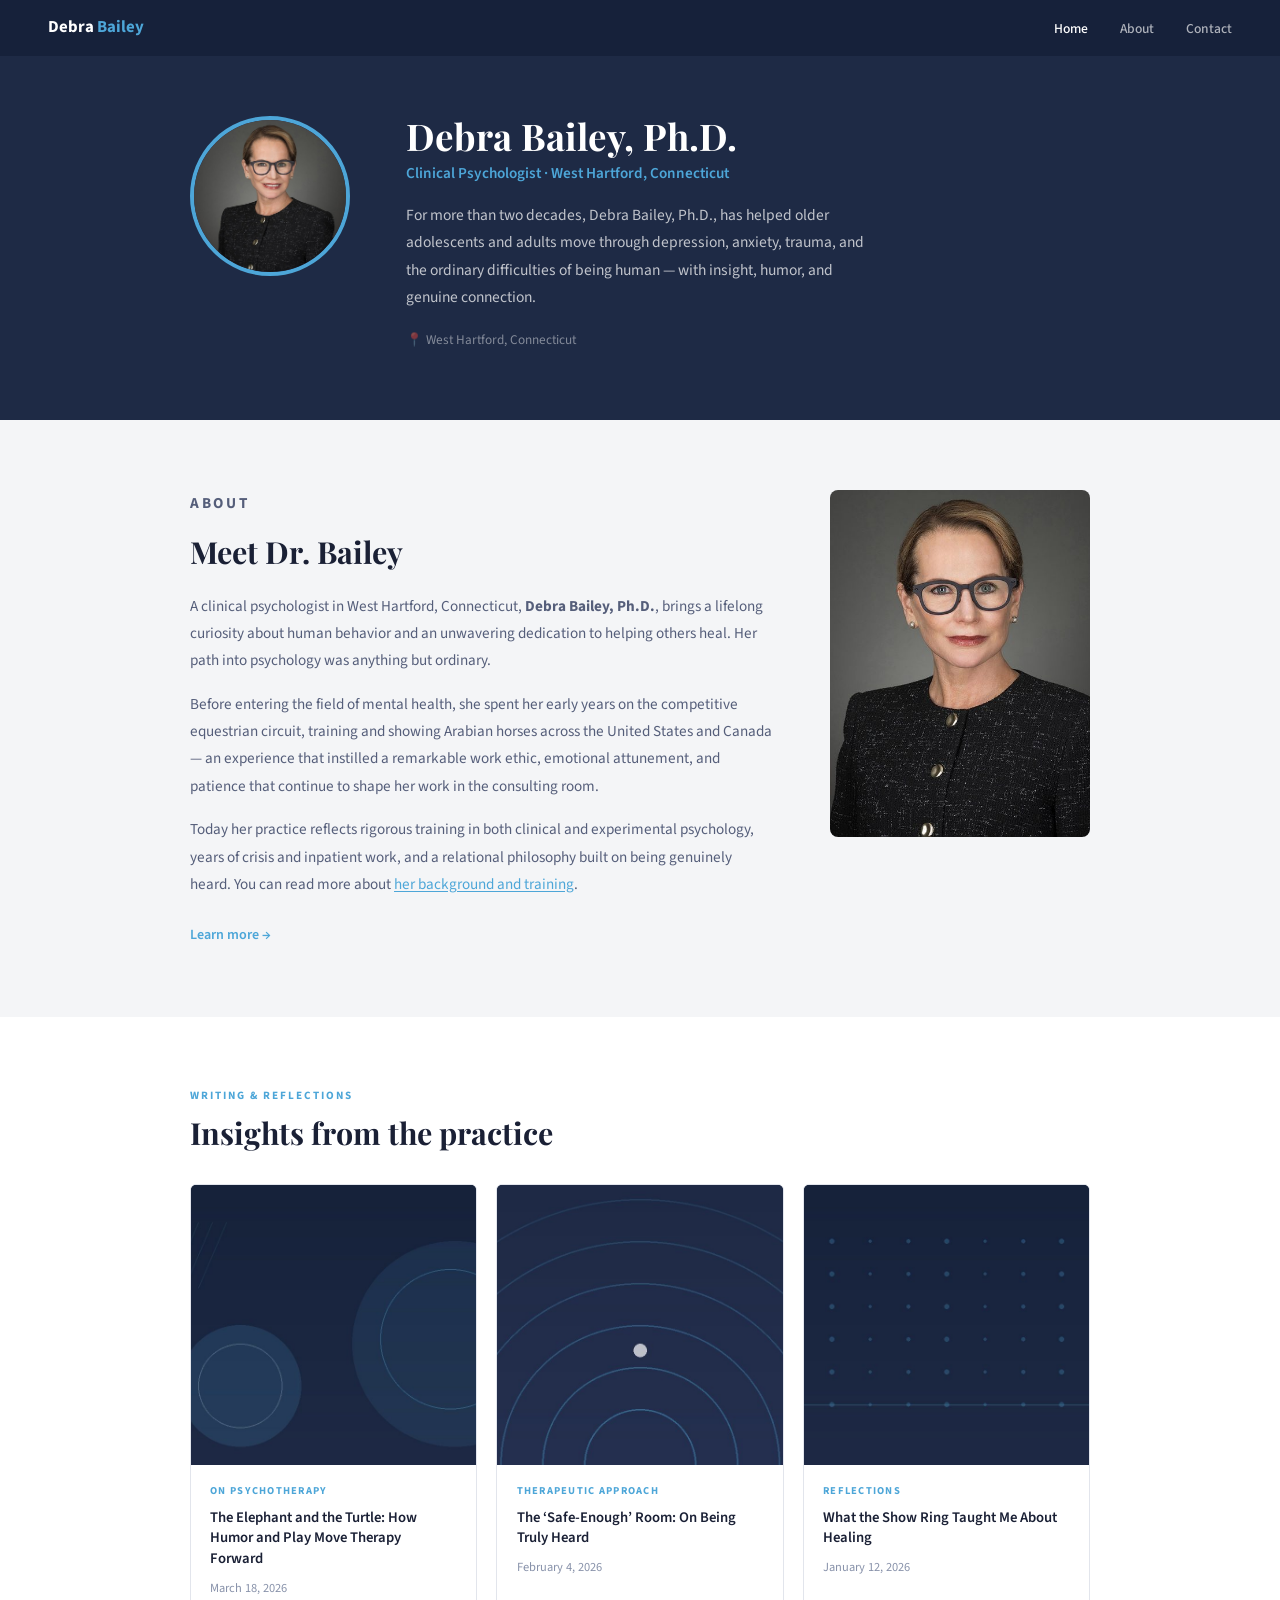
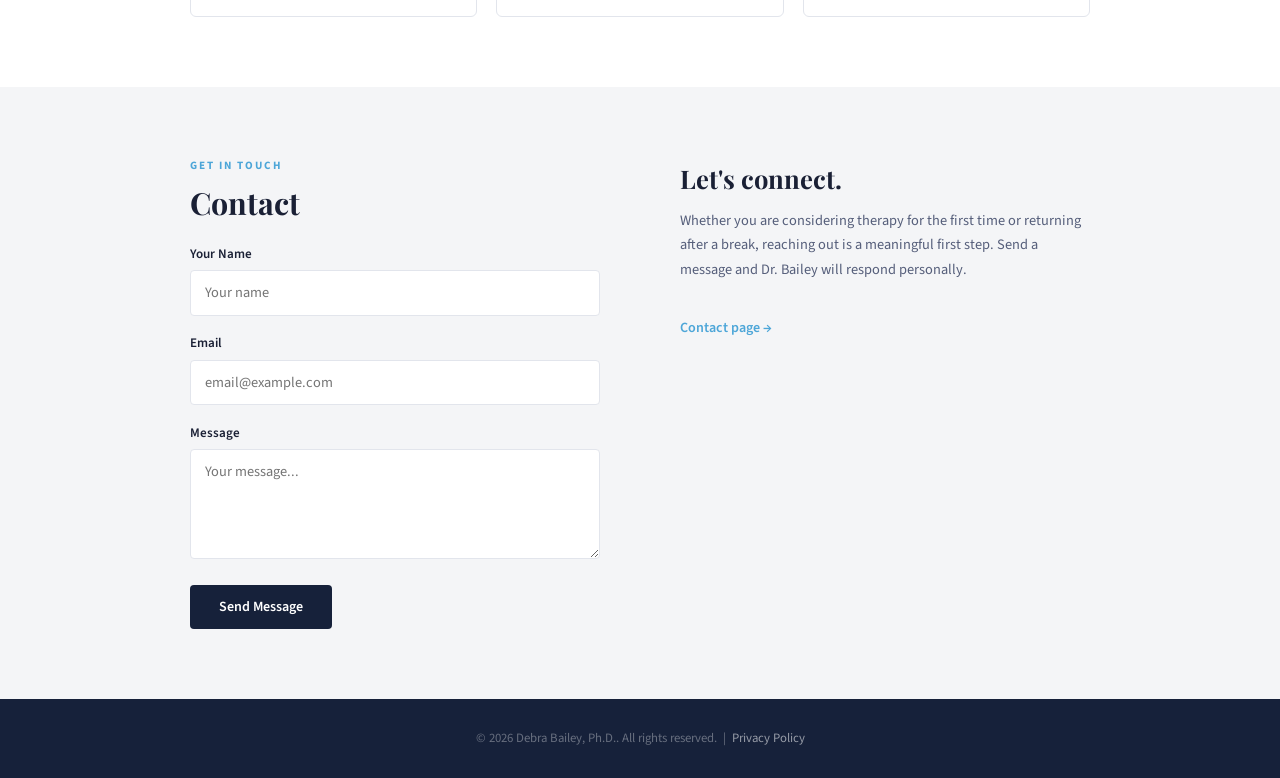
<file: index.html>
<!DOCTYPE html>
<html lang="en">
<head>
<meta charset="UTF-8"/>
<meta name="viewport" content="width=device-width,initial-scale=1.0"/>
<title>Debra Bailey, Ph.D. | Clinical Psychologist | West Hartford</title>
<meta name="description" content="Debra Bailey, Ph.D., is a clinical psychologist in West Hartford, Connecticut providing psychotherapy for older adolescents and adults facing depression, anxiety, trauma, and life transitions."/>
<link rel="canonical" href="https://debrabailey.netlify.app/"/>
<meta property="og:type" content="website"/><meta property="og:title" content="Debra Bailey, Ph.D. | Clinical Psychologist | West Hartford"/><meta property="og:description" content="Debra Bailey, Ph.D., is a clinical psychologist in West Hartford, Connecticut providing psychotherapy for older adolescents and adults facing depression, anxiety, trauma, and life transitions."/><meta property="og:image" content="https://debrabailey.netlify.app/images/hero.jpg"/><meta property="og:url" content="https://debrabailey.netlify.app/"/>
<link href="https://fonts.googleapis.com/css2?family=Playfair+Display:wght@700&family=Source+Sans+3:wght@300;400;500;600&display=swap" rel="stylesheet"/>
<link rel="stylesheet" href="assets/style.css"/>
<script type="application/ld+json">
{
  "@context": "https://schema.org",
  "@graph": [
    {
      "@type": "Person",
      "name": "Debra Bailey",
      "honorificSuffix": "Ph.D.",
      "jobTitle": "Clinical Psychologist",
      "url": "https://debrabailey.netlify.app/",
      "image": "https://debrabailey.netlify.app/images/hero.jpg",
      "address": {
        "@type": "PostalAddress",
        "addressLocality": "West Hartford",
        "addressRegion": "CT",
        "addressCountry": "US"
      },
      "description": "Clinical psychologist in West Hartford, Connecticut with more than two decades of experience providing psychotherapy for older adolescents and adults."
    },
    {
      "@type": "WebSite",
      "name": "Debra Bailey, Ph.D.",
      "url": "https://debrabailey.netlify.app/"
    }
  ]
}
</script>
</head>
<body>
<nav id="main-nav">
  <a class="nav-logo" href="/">Debra<span> Bailey</span></a>
  <ul class="nav-links">
    <li><a class="active" href="/">Home</a></li>
    <li><a href="about.html">About</a></li>
    <li><a href="contact.html">Contact</a></li>
  </ul>
</nav>
<div class="h-hero">
  <div class="h-inner">
    <div class="h-photo"><img src="images/hero.jpg" alt="Debra Bailey, Ph.D."/></div>
    <div>
      <h1 class="h-name">Debra Bailey, Ph.D.</h1>
      <p class="h-role">Clinical Psychologist &middot; West Hartford, Connecticut</p>
      <p class="h-desc">For more than two decades, Debra Bailey, Ph.D., has helped older adolescents and adults move through depression, anxiety, trauma, and the ordinary difficulties of being human — with insight, humor, and genuine connection.</p>
      <div class="h-loc">&#128205; West Hartford, Connecticut</div>
    </div>
  </div>
</div>

<div class="h-about">
  <div class="ha-inner">
    <div class="ha-text">
      <p class="eyebrow">About</p>
      <h2 class="sec-title">Meet Dr. Bailey</h2>
      <p>A clinical psychologist in West Hartford, Connecticut, <strong>Debra Bailey, Ph.D.</strong>, brings a lifelong curiosity about human behavior and an unwavering dedication to helping others heal. Her path into psychology was anything but ordinary.</p>
      <p>Before entering the field of mental health, she spent her early years on the competitive equestrian circuit, training and showing Arabian horses across the United States and Canada — an experience that instilled a remarkable work ethic, emotional attunement, and patience that continue to shape her work in the consulting room.</p>
      <p>Today her practice reflects rigorous training in both clinical and experimental psychology, years of crisis and inpatient work, and a relational philosophy built on being genuinely heard. You can read more about <a href="about.html">her background and training</a>.</p>
      <a class="ha-link" href="about.html">Learn more &rarr;</a>
    </div>
    <div><img class="ha-photo" src="images/hero-secondary.jpg" alt="Debra Bailey, Ph.D."/></div>
  </div>
</div>

<div class="h-press">
  <div class="pi">
    <p class="eyebrow">Writing &amp; Reflections</p>
    <h2 class="sec-title">Insights from the practice</h2>
    <div class="cards">
      <a class="card card-article" href="elephant-and-turtle.html">
        <div class="ct-img"><img src="images/article-1.jpg" alt="Abstract illustration of two overlapping forms, one large and one small"/></div>
        <div class="cb">
          <div class="cb-pub">On Psychotherapy</div>
          <div class="cb-hl">The Elephant and the Turtle: How Humor and Play Move Therapy Forward</div>
          <div class="cb-yr">March 18, 2026</div>
        </div>
      </a>
      <a class="card card-article" href="the-safe-enough-room.html">
        <div class="ct-img"><img src="images/article-2.jpg" alt="Abstract illustration of concentric arcs holding a single point of light"/></div>
        <div class="cb">
          <div class="cb-pub">Therapeutic Approach</div>
          <div class="cb-hl">The &lsquo;Safe-Enough&rsquo; Room: On Being Truly Heard</div>
          <div class="cb-yr">February 4, 2026</div>
        </div>
      </a>
      <a class="card card-article" href="from-show-ring-to-consulting-room.html">
        <div class="ct-img"><img src="images/article-3.jpg" alt="Abstract illustration of a quiet dot grid above a horizon line"/></div>
        <div class="cb">
          <div class="cb-pub">Reflections</div>
          <div class="cb-hl">What the Show Ring Taught Me About Healing</div>
          <div class="cb-yr">January 12, 2026</div>
        </div>
      </a>
    </div>
  </div>
</div>

<div class="h-contact">
  <div class="hc-inner">
    <div>
      <p class="eyebrow">Get in Touch</p>
      <h2 class="sec-title">Contact</h2>
      <form class="cf" onsubmit="return false">
        <div><label>Your Name</label><input type="text" placeholder="Your name"/></div>
        <div><label>Email</label><input type="email" placeholder="email@example.com"/></div>
        <div><label>Message</label><textarea placeholder="Your message..."></textarea></div>
        <button class="btn-sm" type="submit">Send Message</button>
      </form>
    </div>
    <div class="hcp">
      <h3 class="hc-title">Let's connect.</h3>
      <p>Whether you are considering therapy for the first time or returning after a break, reaching out is a meaningful first step. Send a message and Dr. Bailey will respond personally.</p>
      <a class="ha-link" href="contact.html">Contact page &rarr;</a>
    </div>
  </div>
</div>
<footer>
  <p>&copy; 2026 Debra Bailey, Ph.D.. All rights reserved. &nbsp;|&nbsp; <a href="privacy.html">Privacy Policy</a></p>
</footer>
</body>
</html>
</file>
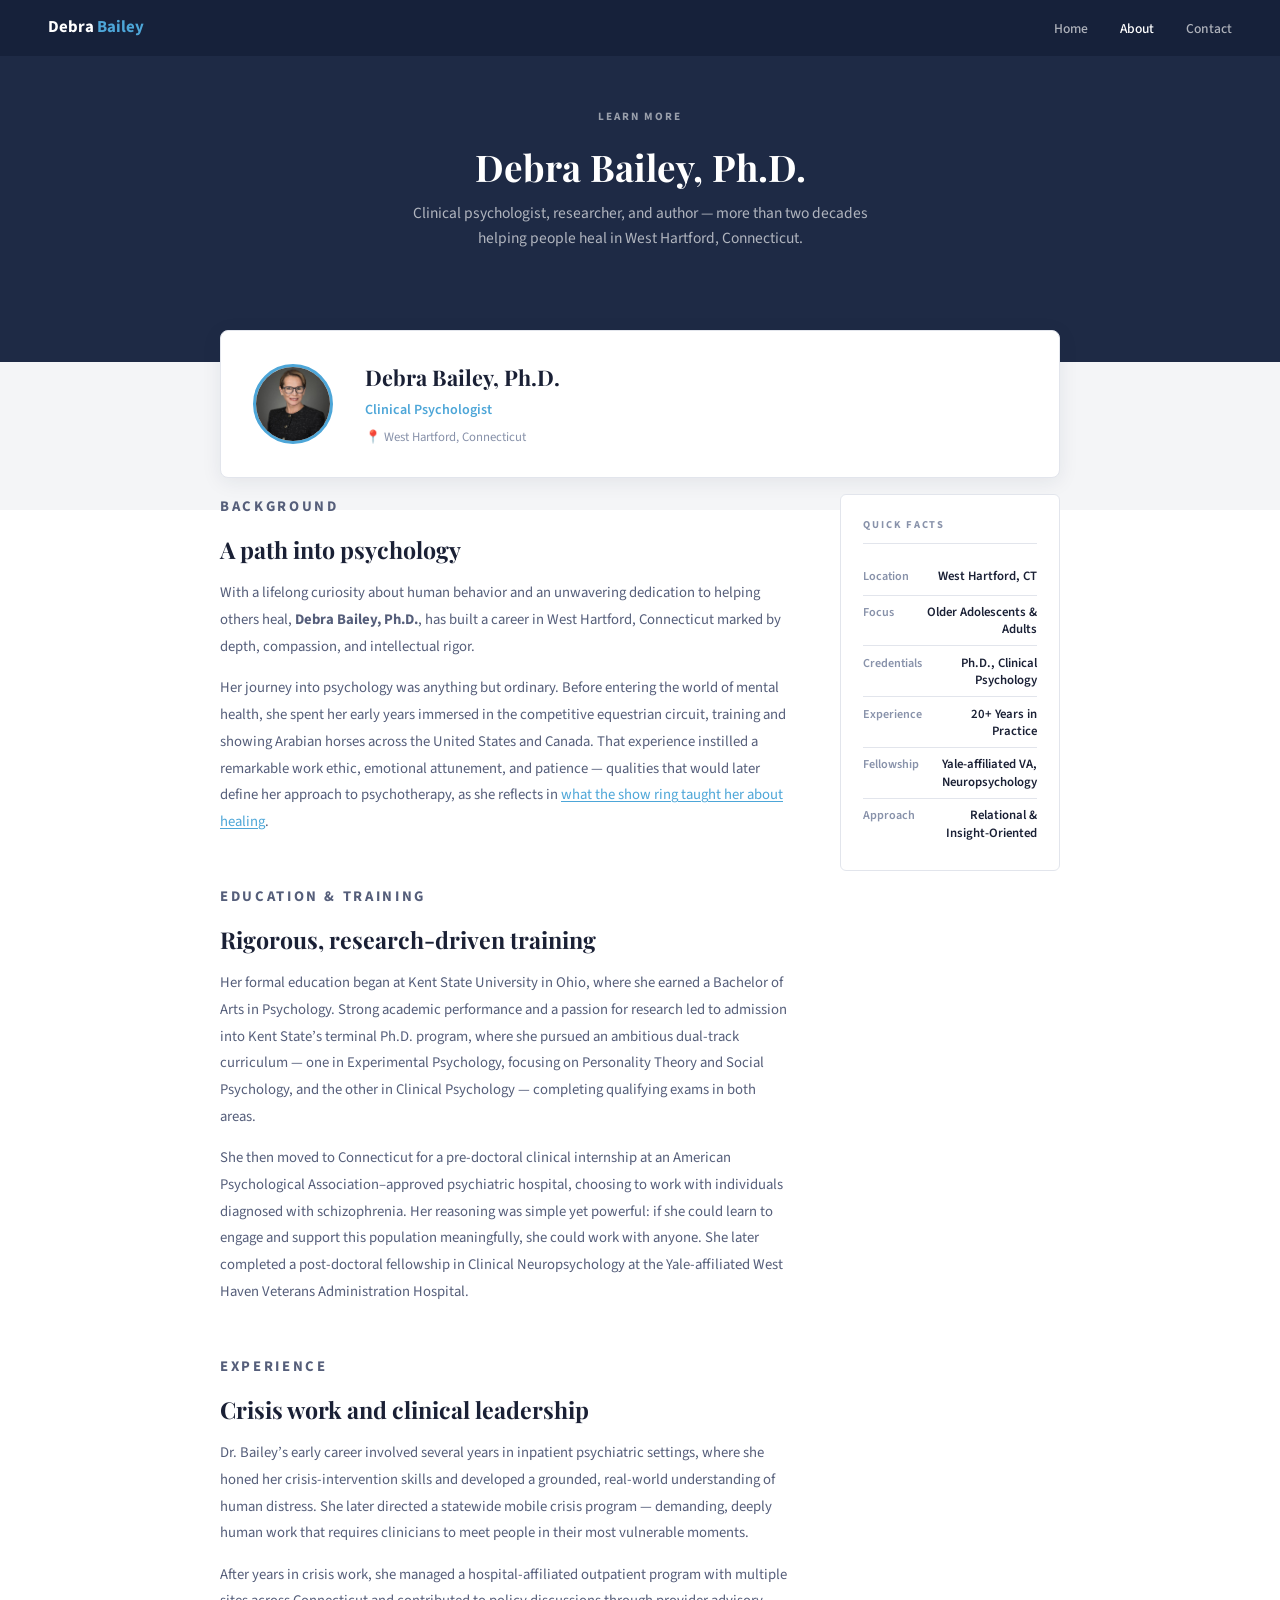
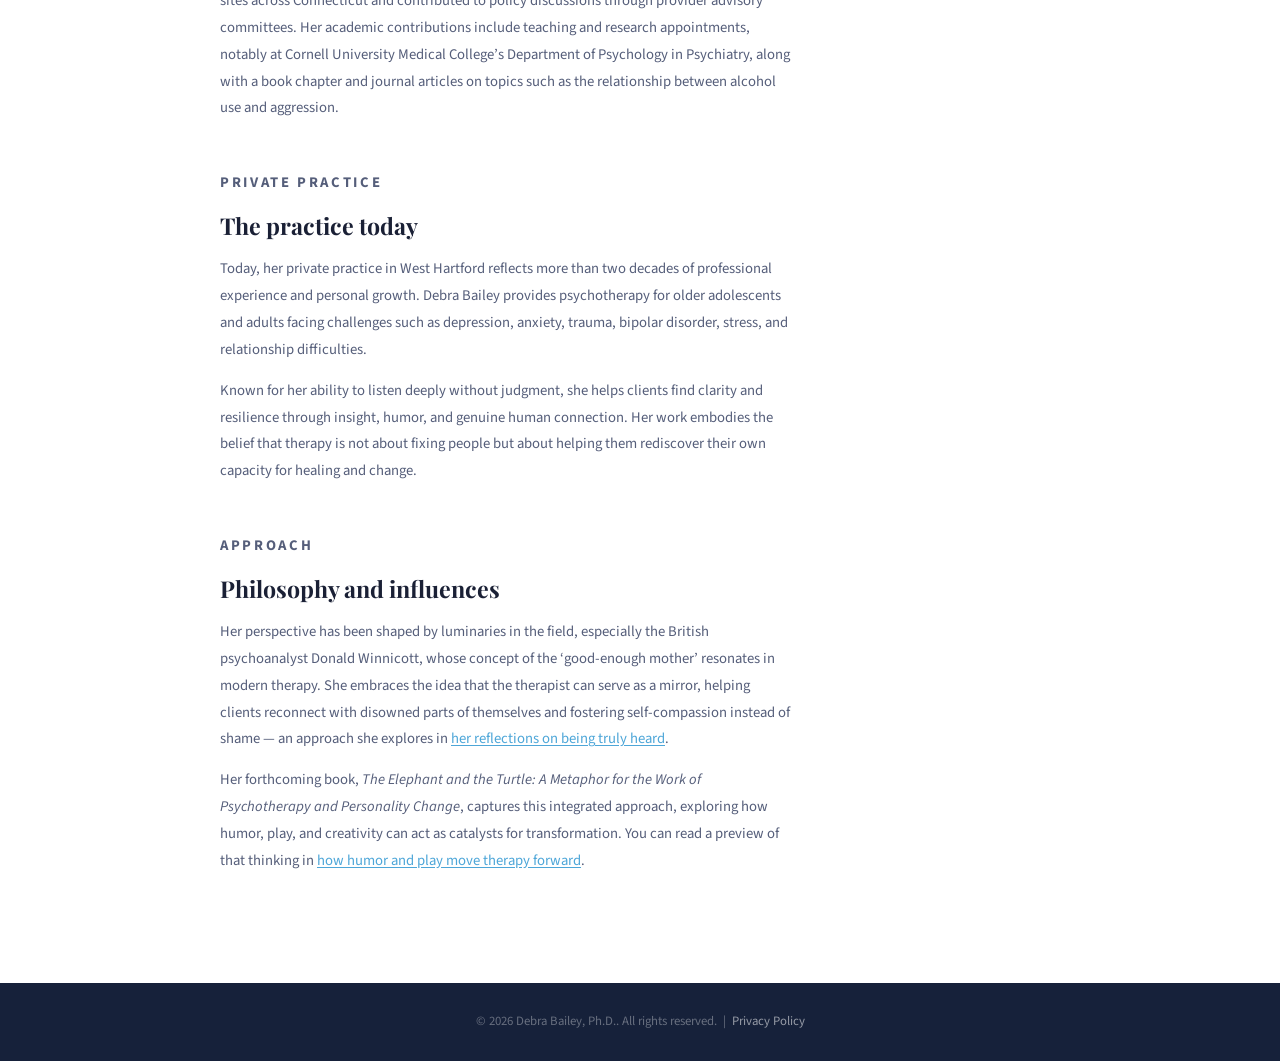
<file: about.html>
<!DOCTYPE html>
<html lang="en">
<head>
<meta charset="UTF-8"/>
<meta name="viewport" content="width=device-width,initial-scale=1.0"/>
<title>About Debra Bailey, Ph.D. | Clinical Psychologist | West Hartford</title>
<meta name="description" content="About Debra Bailey, Ph.D. &amp;mdash; a clinical psychologist in West Hartford, Connecticut with training in clinical and experimental psychology and more than two decades of practice."/>
<link rel="canonical" href="https://debrabailey.netlify.app/about.html"/>
<link href="https://fonts.googleapis.com/css2?family=Playfair+Display:wght@700&family=Source+Sans+3:wght@300;400;500;600&display=swap" rel="stylesheet"/>
<link rel="stylesheet" href="assets/style.css"/>
<script type="application/ld+json">
{
  "@context": "https://schema.org",
  "@graph": [
    {
      "@type": "AboutPage",
      "url": "https://debrabailey.netlify.app/about.html",
      "mainEntity": {
        "@type": "Person",
        "name": "Debra Bailey",
        "honorificSuffix": "Ph.D.",
        "jobTitle": "Clinical Psychologist",
        "url": "https://debrabailey.netlify.app/",
        "image": "https://debrabailey.netlify.app/images/hero.jpg",
        "address": {
          "@type": "PostalAddress",
          "addressLocality": "West Hartford",
          "addressRegion": "CT",
          "addressCountry": "US"
        },
        "description": "Clinical psychologist in West Hartford, Connecticut with more than two decades of experience providing psychotherapy for older adolescents and adults."
      }
    },
    {
      "@type": "WebSite",
      "name": "Debra Bailey, Ph.D.",
      "url": "https://debrabailey.netlify.app/"
    }
  ]
}
</script>
</head>
<body>
<nav id="main-nav">
  <a class="nav-logo" href="/">Debra<span> Bailey</span></a>
  <ul class="nav-links">
    <li><a href="/">Home</a></li>
    <li><a class="active" href="about.html">About</a></li>
    <li><a href="contact.html">Contact</a></li>
  </ul>
</nav>
<div class="pg-hero">
  <p class="eyebrow" style="color:rgba(255,255,255,.55)">Learn More</p>
  <h1>Debra Bailey, Ph.D.</h1>
  <p class="pg-sub">Clinical psychologist, researcher, and author &mdash; more than two decades helping people heal in West Hartford, Connecticut.</p>
</div>

<div class="pc-wrap">
  <div class="pc">
    <div class="pc-ph"><img src="images/hero.jpg" alt="Debra Bailey, Ph.D."/></div>
    <div>
      <div class="pc-nm">Debra Bailey, Ph.D.</div>
      <div class="pc-rl">Clinical Psychologist</div>
      <div class="pc-lc">&#128205; West Hartford, Connecticut</div>
    </div>
  </div>
</div>

<div class="am-wrap">
  <div class="am-inner">
    <div>

      <div class="csec">
        <p class="cey">Background</p>
        <h2>A path into psychology</h2>
        <p>With a lifelong curiosity about human behavior and an unwavering dedication to helping others heal, <strong>Debra Bailey, Ph.D.</strong>, has built a career in West Hartford, Connecticut marked by depth, compassion, and intellectual rigor.</p>
        <p>Her journey into psychology was anything but ordinary. Before entering the world of mental health, she spent her early years immersed in the competitive equestrian circuit, training and showing Arabian horses across the United States and Canada. That experience instilled a remarkable work ethic, emotional attunement, and patience &mdash; qualities that would later define her approach to psychotherapy, as she reflects in <a href="from-show-ring-to-consulting-room.html">what the show ring taught her about healing</a>.</p>
      </div>

      <div class="csec">
        <p class="cey">Education &amp; Training</p>
        <h2>Rigorous, research-driven training</h2>
        <p>Her formal education began at Kent State University in Ohio, where she earned a Bachelor of Arts in Psychology. Strong academic performance and a passion for research led to admission into Kent State&rsquo;s terminal Ph.D. program, where she pursued an ambitious dual-track curriculum &mdash; one in Experimental Psychology, focusing on Personality Theory and Social Psychology, and the other in Clinical Psychology &mdash; completing qualifying exams in both areas.</p>
        <p>She then moved to Connecticut for a pre-doctoral clinical internship at an American Psychological Association&ndash;approved psychiatric hospital, choosing to work with individuals diagnosed with schizophrenia. Her reasoning was simple yet powerful: if she could learn to engage and support this population meaningfully, she could work with anyone. She later completed a post-doctoral fellowship in Clinical Neuropsychology at the Yale-affiliated West Haven Veterans Administration Hospital.</p>
      </div>

      <div class="csec">
        <p class="cey">Experience</p>
        <h2>Crisis work and clinical leadership</h2>
        <p>Dr. Bailey&rsquo;s early career involved several years in inpatient psychiatric settings, where she honed her crisis-intervention skills and developed a grounded, real-world understanding of human distress. She later directed a statewide mobile crisis program &mdash; demanding, deeply human work that requires clinicians to meet people in their most vulnerable moments.</p>
        <p>After years in crisis work, she managed a hospital-affiliated outpatient program with multiple sites across Connecticut and contributed to policy discussions through provider advisory committees. Her academic contributions include teaching and research appointments, notably at Cornell University Medical College&rsquo;s Department of Psychology in Psychiatry, along with a book chapter and journal articles on topics such as the relationship between alcohol use and aggression.</p>
      </div>

      <div class="csec">
        <p class="cey">Private Practice</p>
        <h2>The practice today</h2>
        <p>Today, her private practice in West Hartford reflects more than two decades of professional experience and personal growth. Debra Bailey provides psychotherapy for older adolescents and adults facing challenges such as depression, anxiety, trauma, bipolar disorder, stress, and relationship difficulties.</p>
        <p>Known for her ability to listen deeply without judgment, she helps clients find clarity and resilience through insight, humor, and genuine human connection. Her work embodies the belief that therapy is not about fixing people but about helping them rediscover their own capacity for healing and change.</p>
      </div>

      <div class="csec">
        <p class="cey">Approach</p>
        <h2>Philosophy and influences</h2>
        <p>Her perspective has been shaped by luminaries in the field, especially the British psychoanalyst Donald Winnicott, whose concept of the &lsquo;good-enough mother&rsquo; resonates in modern therapy. She embraces the idea that the therapist can serve as a mirror, helping clients reconnect with disowned parts of themselves and fostering self-compassion instead of shame &mdash; an approach she explores in <a href="the-safe-enough-room.html">her reflections on being truly heard</a>.</p>
        <p>Her forthcoming book, <em>The Elephant and the Turtle: A Metaphor for the Work of Psychotherapy and Personality Change</em>, captures this integrated approach, exploring how humor, play, and creativity can act as catalysts for transformation. You can read a preview of that thinking in <a href="elephant-and-turtle.html">how humor and play move therapy forward</a>.</p>
      </div>
    </div>
    <aside class="sidebar-facts">
      <div class="sb-box">
        <div class="sb-title">Quick Facts</div>
        <div class="fr"><span class="fl">Location</span><span class="fv">West Hartford, CT</span></div>
        <div class="fr"><span class="fl">Focus</span><span class="fv">Older Adolescents &amp; Adults</span></div>
        <div class="fr"><span class="fl">Credentials</span><span class="fv">Ph.D., Clinical Psychology</span></div>
        <div class="fr"><span class="fl">Experience</span><span class="fv">20+ Years in Practice</span></div>
        <div class="fr"><span class="fl">Fellowship</span><span class="fv">Yale-affiliated VA, Neuropsychology</span></div>
        <div class="fr"><span class="fl">Approach</span><span class="fv">Relational &amp; Insight-Oriented</span></div>
      </div>
    </aside>
  </div>
</div>
<footer>
  <p>&copy; 2026 Debra Bailey, Ph.D.. All rights reserved. &nbsp;|&nbsp; <a href="privacy.html">Privacy Policy</a></p>
</footer>
</body>
</html>
</file>
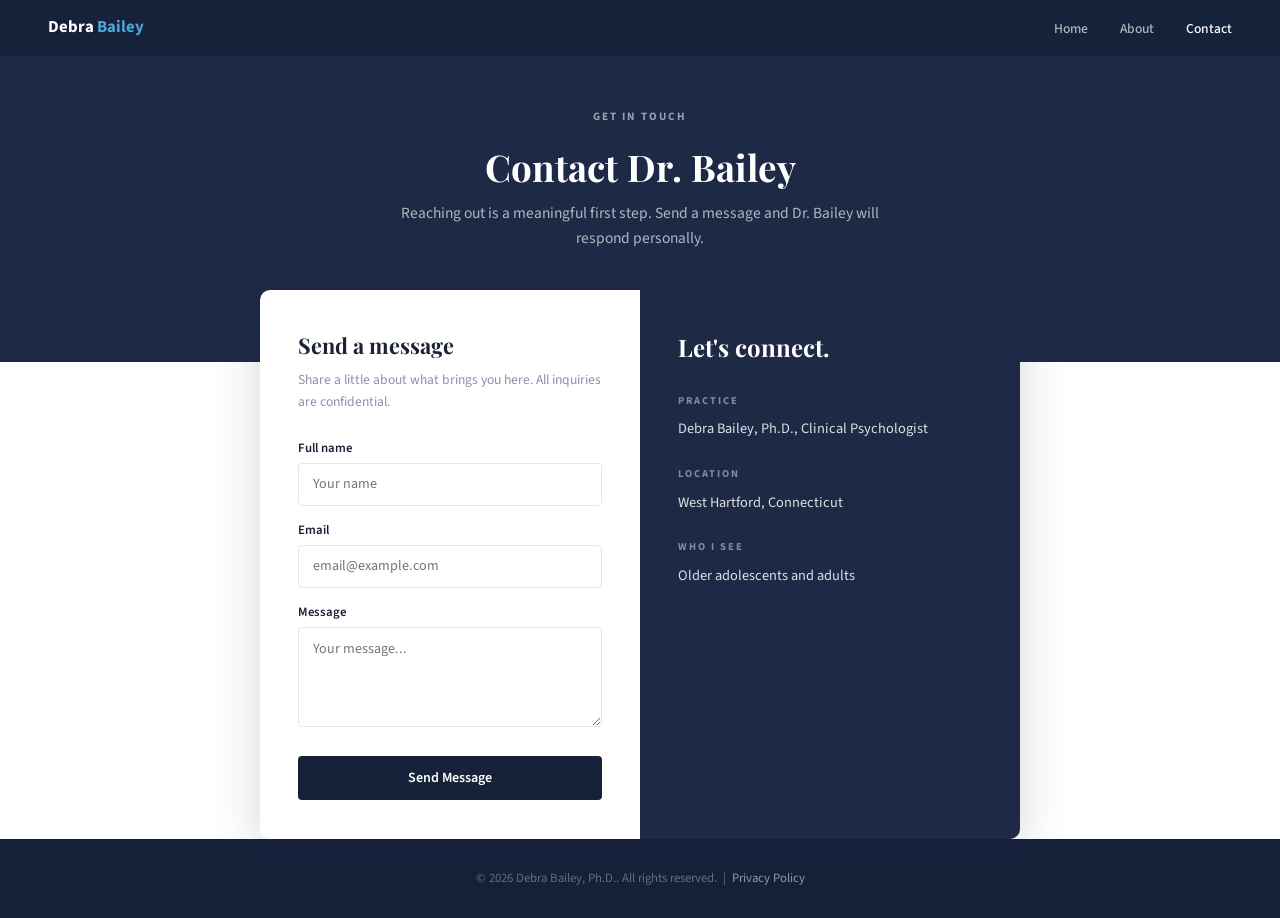
<file: contact.html>
<!DOCTYPE html>
<html lang="en">
<head>
<meta charset="UTF-8"/>
<meta name="viewport" content="width=device-width,initial-scale=1.0"/>
<title>Contact Debra Bailey, Ph.D. | West Hartford</title>
<meta name="description" content="Contact Debra Bailey, Ph.D., a clinical psychologist in West Hartford, Connecticut. Send a confidential message to inquire about psychotherapy."/>
<link rel="canonical" href="https://debrabailey.netlify.app/contact.html"/>
<link href="https://fonts.googleapis.com/css2?family=Playfair+Display:wght@700&family=Source+Sans+3:wght@300;400;500;600&display=swap" rel="stylesheet"/>
<link rel="stylesheet" href="assets/style.css"/>
<script type="application/ld+json">
{
  "@context": "https://schema.org",
  "@graph": [
    {
      "@type": "ContactPage",
      "url": "https://debrabailey.netlify.app/contact.html",
      "mainEntity": {
        "@type": "Person",
        "name": "Debra Bailey",
        "honorificSuffix": "Ph.D.",
        "jobTitle": "Clinical Psychologist",
        "url": "https://debrabailey.netlify.app/",
        "image": "https://debrabailey.netlify.app/images/hero.jpg",
        "address": {
          "@type": "PostalAddress",
          "addressLocality": "West Hartford",
          "addressRegion": "CT",
          "addressCountry": "US"
        },
        "description": "Clinical psychologist in West Hartford, Connecticut with more than two decades of experience providing psychotherapy for older adolescents and adults."
      }
    },
    {
      "@type": "WebSite",
      "name": "Debra Bailey, Ph.D.",
      "url": "https://debrabailey.netlify.app/"
    }
  ]
}
</script>
</head>
<body>
<nav id="main-nav">
  <a class="nav-logo" href="/">Debra<span> Bailey</span></a>
  <ul class="nav-links">
    <li><a href="/">Home</a></li>
    <li><a href="about.html">About</a></li>
    <li><a class="active" href="contact.html">Contact</a></li>
  </ul>
</nav>
<div class="cp-hero pg-hero">
  <p class="eyebrow" style="color:rgba(255,255,255,.55)">Get in Touch</p>
  <h1>Contact Dr. Bailey</h1>
  <p class="pg-sub">Reaching out is a meaningful first step. Send a message and Dr. Bailey will respond personally.</p>
</div>

<div class="cc-wrap">
  <div class="cc">
    <div class="fp">
      <h2>Send a message</h2>
      <p class="fp-sub">Share a little about what brings you here. All inquiries are confidential.</p>
      <form class="cf2" onsubmit="return false">
        <div><label>Full name</label><input type="text" placeholder="Your name"/></div>
        <div><label>Email</label><input type="email" placeholder="email@example.com"/></div>
        <div><label>Message</label><textarea placeholder="Your message..."></textarea></div>
        <button class="btn-cf2" type="submit">Send Message</button>
      </form>
    </div>
    <div class="ci">
      <div class="ci-title">Let's connect.</div>
      <div>
        <div class="ci-lbl">Practice</div>
        <div class="ci-val">Debra Bailey, Ph.D., Clinical Psychologist</div>
      </div>
      <div>
        <div class="ci-lbl">Location</div>
        <div class="ci-val">West Hartford, Connecticut</div>
      </div>
      <div>
        <div class="ci-lbl">Who I see</div>
        <div class="ci-val">Older adolescents and adults</div>
      </div>
    </div>
  </div>
</div>
<footer>
  <p>&copy; 2026 Debra Bailey, Ph.D.. All rights reserved. &nbsp;|&nbsp; <a href="privacy.html">Privacy Policy</a></p>
</footer>
</body>
</html>
</file>
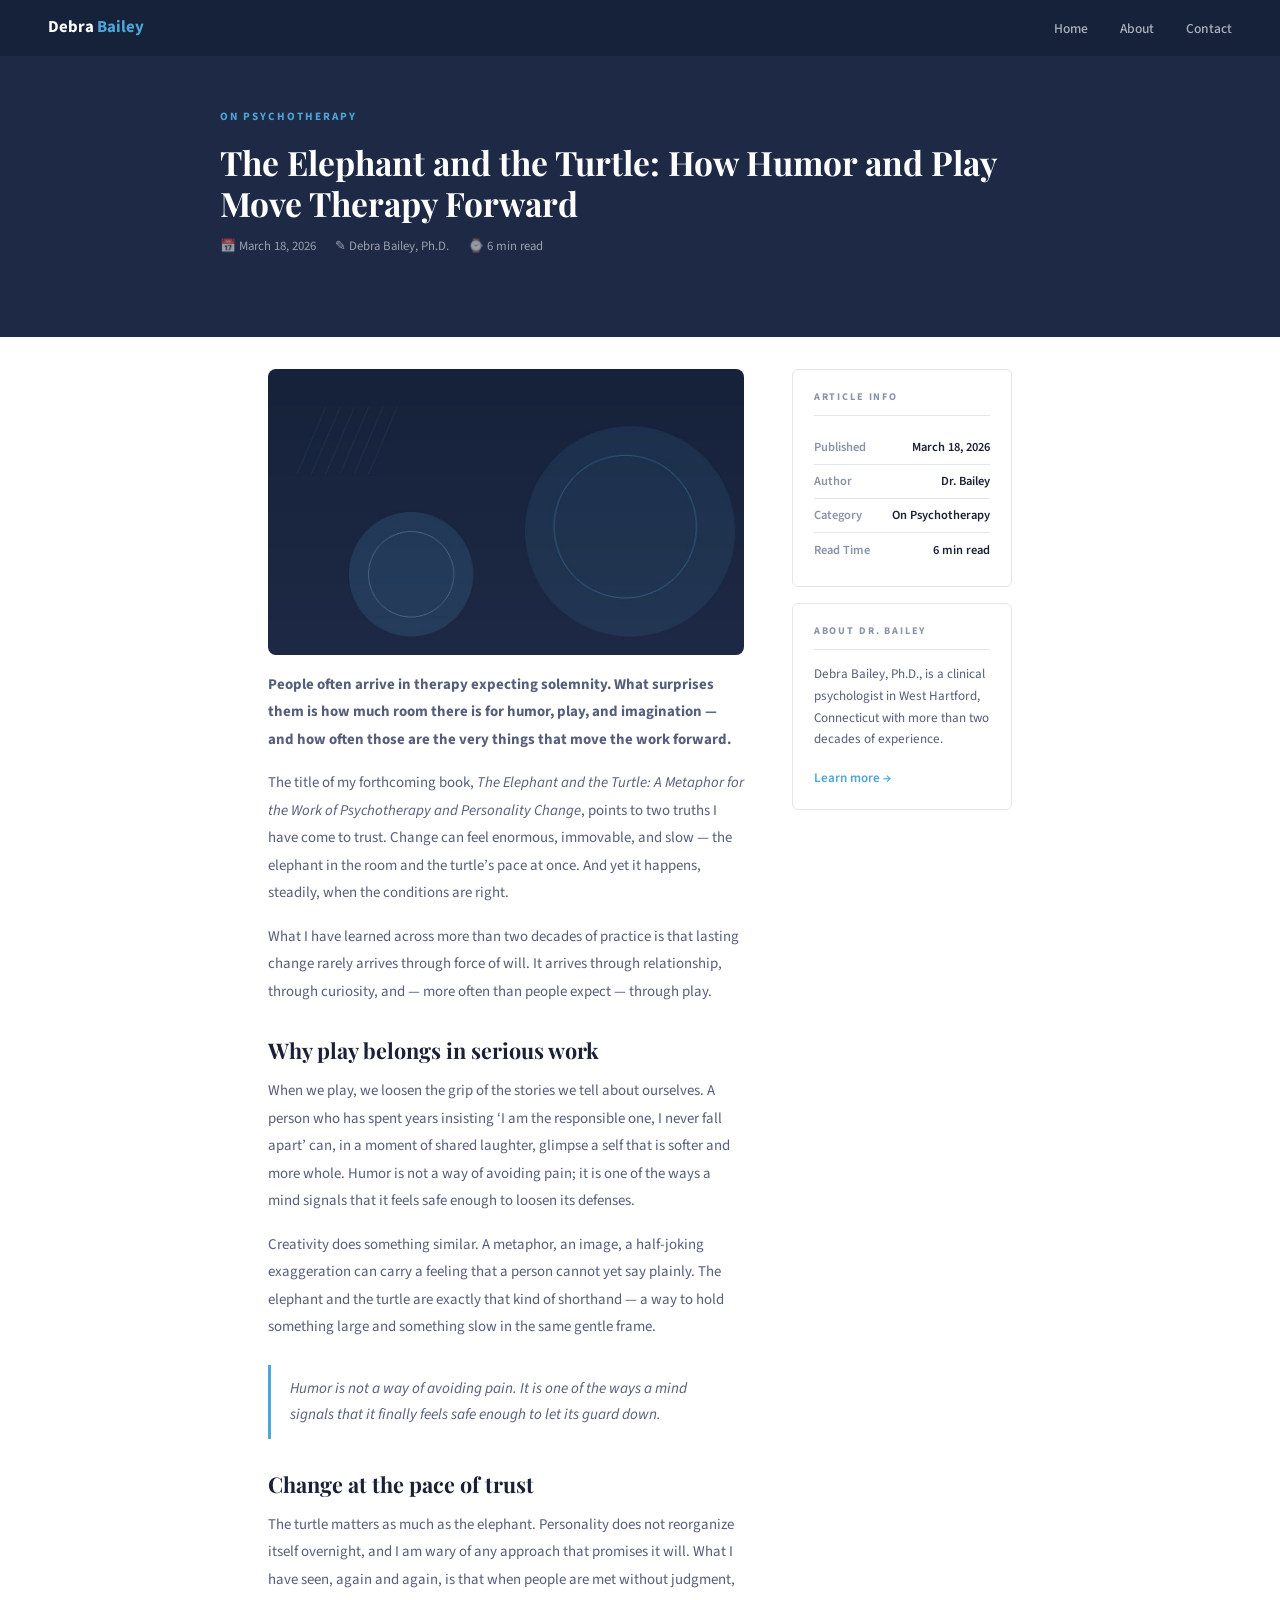
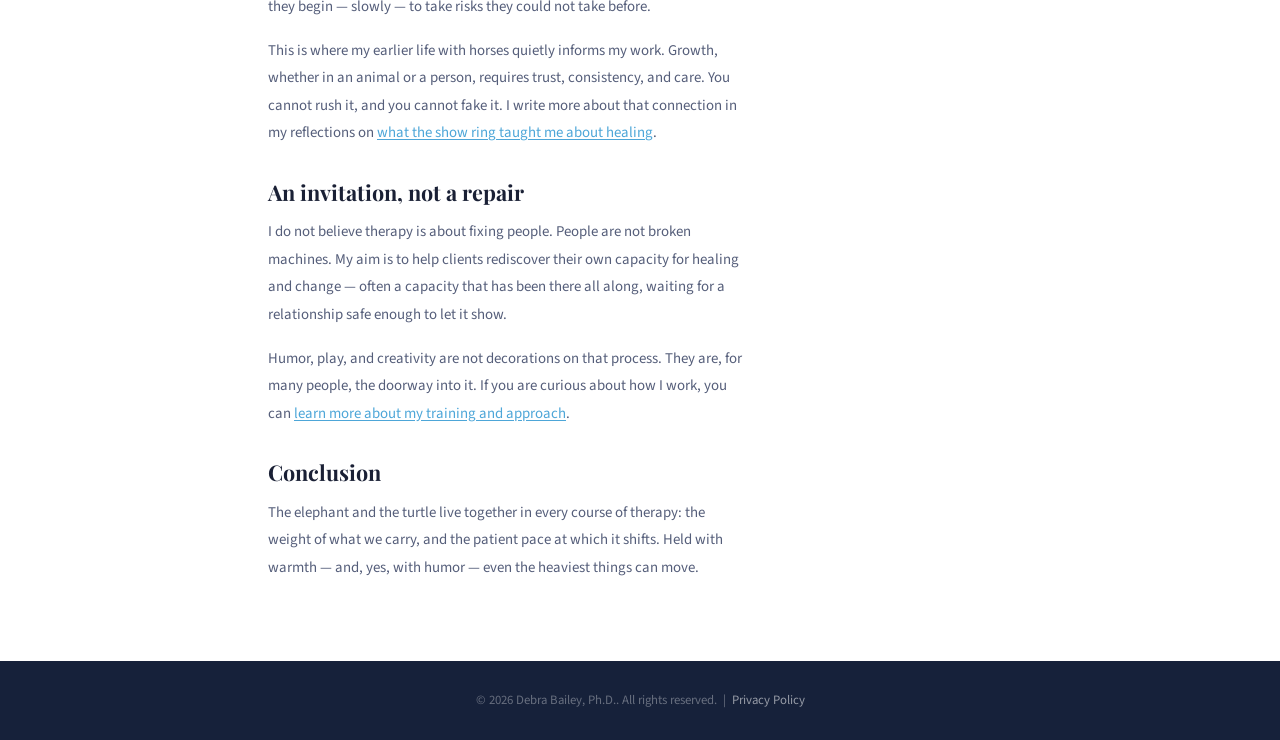
<file: elephant-and-turtle.html>
<!DOCTYPE html>
<html lang="en">
<head>
<meta charset="UTF-8"/>
<meta name="viewport" content="width=device-width,initial-scale=1.0"/>
<title>The Elephant and the Turtle: How Humor and Play Move Therapy Forward | Debra Bailey, Ph.D.</title>
<meta name="description" content="Debra Bailey, Ph.D., on why humor, play, and creativity are not distractions from serious therapeutic work but engines of it."/>
<link rel="canonical" href="https://debrabailey.netlify.app/elephant-and-turtle.html"/>
<meta property="og:type" content="article"/><meta property="og:title" content="The Elephant and the Turtle: How Humor and Play Move Therapy Forward"/><meta property="og:description" content="Debra Bailey, Ph.D., on why humor, play, and creativity are not distractions from serious therapeutic work but engines of it."/><meta property="og:image" content="https://debrabailey.netlify.app/images/article-1.jpg"/><meta property="og:url" content="https://debrabailey.netlify.app/elephant-and-turtle.html"/>
<link href="https://fonts.googleapis.com/css2?family=Playfair+Display:wght@700&family=Source+Sans+3:wght@300;400;500;600&display=swap" rel="stylesheet"/>
<link rel="stylesheet" href="assets/style.css"/>
<script type="application/ld+json">
{
  "@context": "https://schema.org",
  "@graph": [
    {
      "@type": "Article",
      "headline": "The Elephant and the Turtle: How Humor and Play Move Therapy Forward",
      "datePublished": "2026-03-18",
      "dateModified": "2026-03-18",
      "author": {
        "@type": "Person",
        "name": "Debra Bailey",
        "honorificSuffix": "Ph.D.",
        "jobTitle": "Clinical Psychologist",
        "url": "https://debrabailey.netlify.app/",
        "image": "https://debrabailey.netlify.app/images/hero.jpg",
        "address": {
          "@type": "PostalAddress",
          "addressLocality": "West Hartford",
          "addressRegion": "CT",
          "addressCountry": "US"
        },
        "description": "Clinical psychologist in West Hartford, Connecticut with more than two decades of experience providing psychotherapy for older adolescents and adults."
      },
      "image": "https://debrabailey.netlify.app/images/article-1.jpg",
      "mainEntityOfPage": "https://debrabailey.netlify.app/elephant-and-turtle.html"
    },
    {
      "@type": "WebSite",
      "name": "Debra Bailey, Ph.D.",
      "url": "https://debrabailey.netlify.app/"
    }
  ]
}
</script>
</head>
<body>
<nav id="main-nav">
  <a class="nav-logo" href="/">Debra<span> Bailey</span></a>
  <ul class="nav-links">
    <li><a href="/">Home</a></li>
    <li><a href="about.html">About</a></li>
    <li><a href="contact.html">Contact</a></li>
  </ul>
</nav>
<div class="art-hero">
  <div class="art-hero-inner">
    <p class="eyebrow" style="color:var(--blue)">On Psychotherapy</p>
    <h1 class="art-hero-title">The Elephant and the Turtle: How Humor and Play Move Therapy Forward</h1>
    <div class="art-meta">
      <div class="art-meta-item">&#128197; March 18, 2026</div>
      <div class="art-meta-item">&#9998; Debra Bailey, Ph.D.</div>
      <div class="art-meta-item">&#8986; 6 min read</div>
    </div>
  </div>
</div>

<div class="art-body">
  <article>
    <img class="art-hero-image" src="images/article-1.jpg" alt="Abstract illustration of two overlapping forms, one large and one small"/>

    <p class="art-p"><strong>People often arrive in therapy expecting solemnity. What surprises them is how much room there is for humor, play, and imagination — and how often those are the very things that move the work forward.</strong></p>

    <p class="art-p">The title of my forthcoming book, <em>The Elephant and the Turtle: A Metaphor for the Work of Psychotherapy and Personality Change</em>, points to two truths I have come to trust. Change can feel enormous, immovable, and slow — the elephant in the room and the turtle&rsquo;s pace at once. And yet it happens, steadily, when the conditions are right.</p>
    <p class="art-p">What I have learned across more than two decades of practice is that lasting change rarely arrives through force of will. It arrives through relationship, through curiosity, and — more often than people expect — through play.</p>

    <h2 class="art-h2">Why play belongs in serious work</h2>
    <p class="art-p">When we play, we loosen the grip of the stories we tell about ourselves. A person who has spent years insisting &lsquo;I am the responsible one, I never fall apart&rsquo; can, in a moment of shared laughter, glimpse a self that is softer and more whole. Humor is not a way of avoiding pain; it is one of the ways a mind signals that it feels safe enough to loosen its defenses.</p>
    <p class="art-p">Creativity does something similar. A metaphor, an image, a half-joking exaggeration can carry a feeling that a person cannot yet say plainly. The elephant and the turtle are exactly that kind of shorthand — a way to hold something large and something slow in the same gentle frame.</p>

    <div class="art-quote">Humor is not a way of avoiding pain. It is one of the ways a mind signals that it finally feels safe enough to let its guard down.</div>

    <h2 class="art-h2">Change at the pace of trust</h2>
    <p class="art-p">The turtle matters as much as the elephant. Personality does not reorganize itself overnight, and I am wary of any approach that promises it will. What I have seen, again and again, is that when people are met without judgment, they begin — slowly — to take risks they could not take before.</p>
    <p class="art-p">This is where my earlier life with horses quietly informs my work. Growth, whether in an animal or a person, requires trust, consistency, and care. You cannot rush it, and you cannot fake it. I write more about that connection in my reflections on <a href="from-show-ring-to-consulting-room.html">what the show ring taught me about healing</a>.</p>

    <h2 class="art-h2">An invitation, not a repair</h2>
    <p class="art-p">I do not believe therapy is about fixing people. People are not broken machines. My aim is to help clients rediscover their own capacity for healing and change — often a capacity that has been there all along, waiting for a relationship safe enough to let it show.</p>
    <p class="art-p">Humor, play, and creativity are not decorations on that process. They are, for many people, the doorway into it. If you are curious about how I work, you can <a href="about.html">learn more about my training and approach</a>.</p>

    <h2 class="art-h2">Conclusion</h2>
    <p class="art-p">The elephant and the turtle live together in every course of therapy: the weight of what we carry, and the patient pace at which it shifts. Held with warmth — and, yes, with humor — even the heaviest things can move.</p>
  </article>

  <aside class="art-sidebar-box">
    <div class="art-sb-box">
      <span class="art-sb-label">Article Info</span>
      <div class="art-sb-row"><span>Published</span><span>March 18, 2026</span></div>
      <div class="art-sb-row"><span>Author</span><span>Dr. Bailey</span></div>
      <div class="art-sb-row"><span>Category</span><span>On Psychotherapy</span></div>
      <div class="art-sb-row"><span>Read Time</span><span>6 min read</span></div>
    </div>
    <div class="art-sb-box">
      <span class="art-sb-label">About Dr. Bailey</span>
      <p style="font-size:.82rem;color:var(--tm);line-height:1.65;margin-bottom:.8rem">Debra Bailey, Ph.D., is a clinical psychologist in West Hartford, Connecticut with more than two decades of experience.</p>
      <a href="about.html" style="font-size:.82rem;font-weight:600;color:var(--blue);text-decoration:none">Learn more &rarr;</a>
    </div>
  </aside>
</div>
<footer>
  <p>&copy; 2026 Debra Bailey, Ph.D.. All rights reserved. &nbsp;|&nbsp; <a href="privacy.html">Privacy Policy</a></p>
</footer>
</body>
</html>
</file>
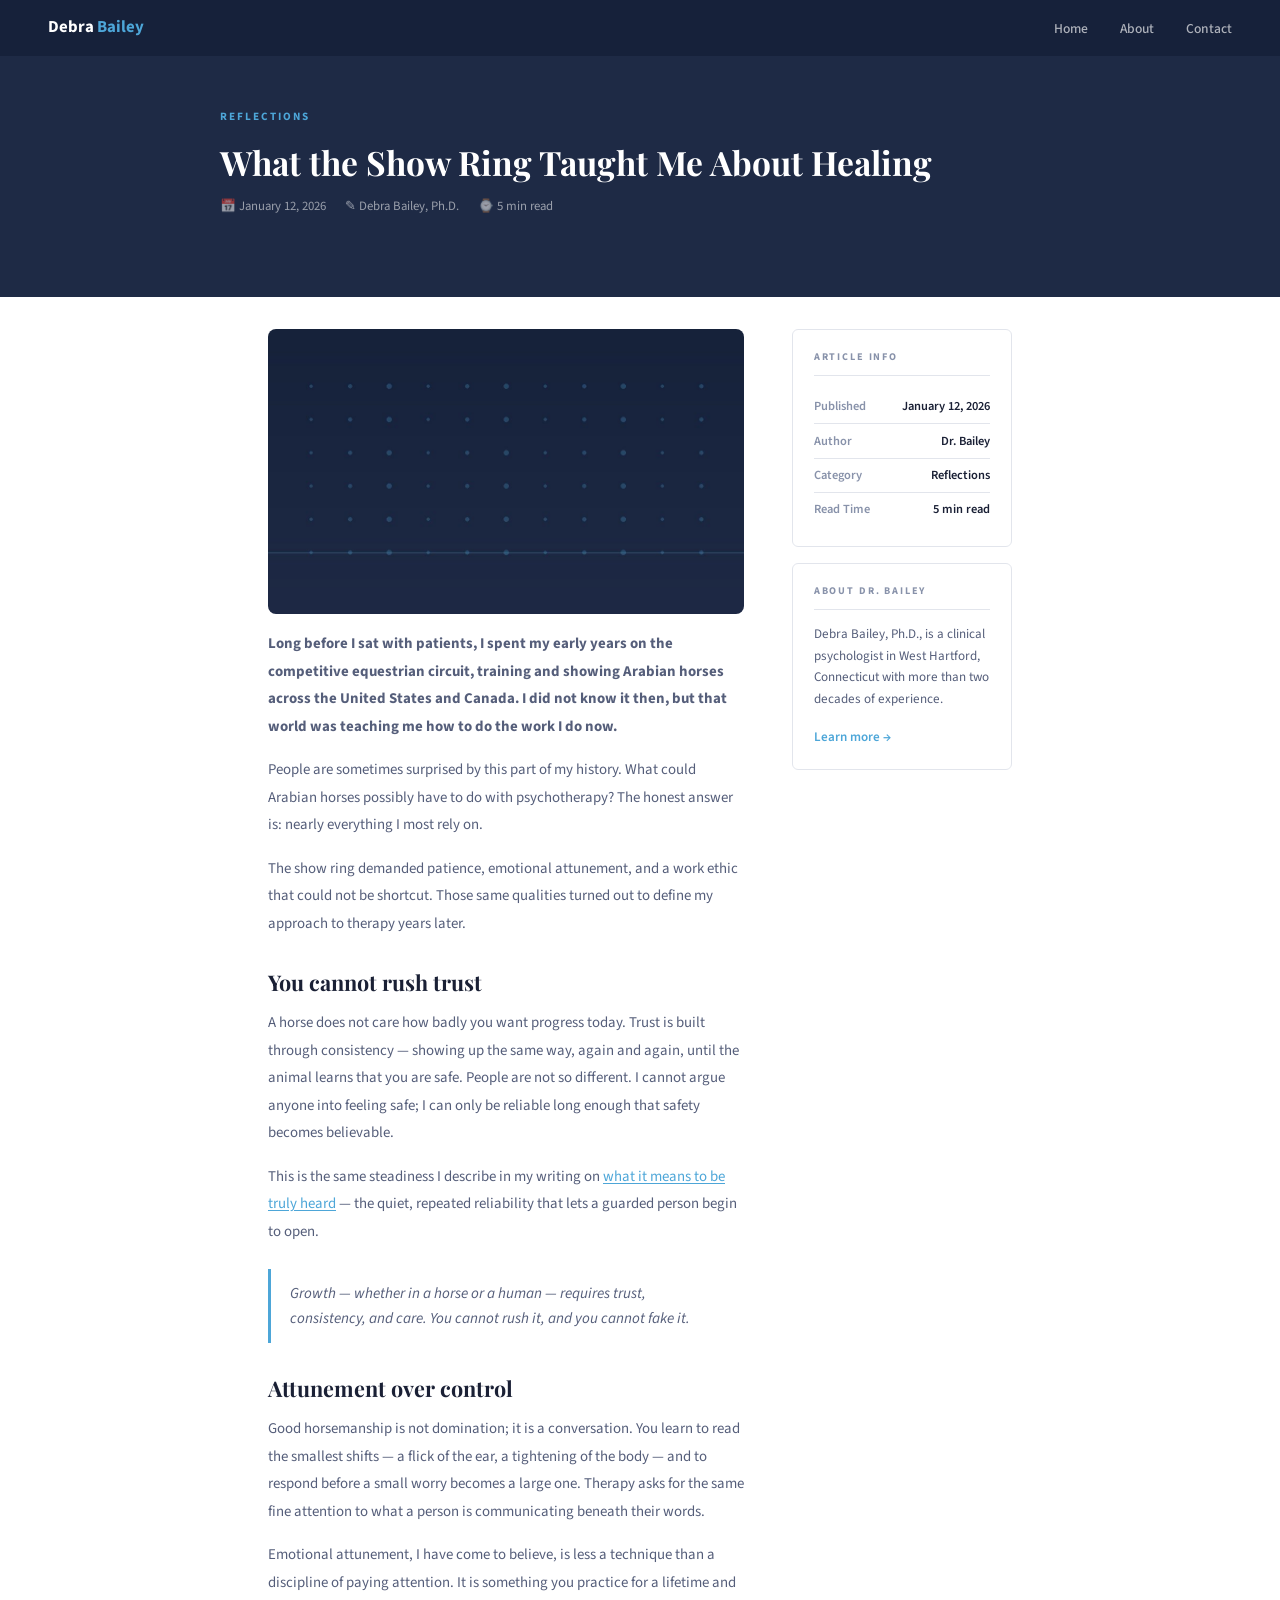
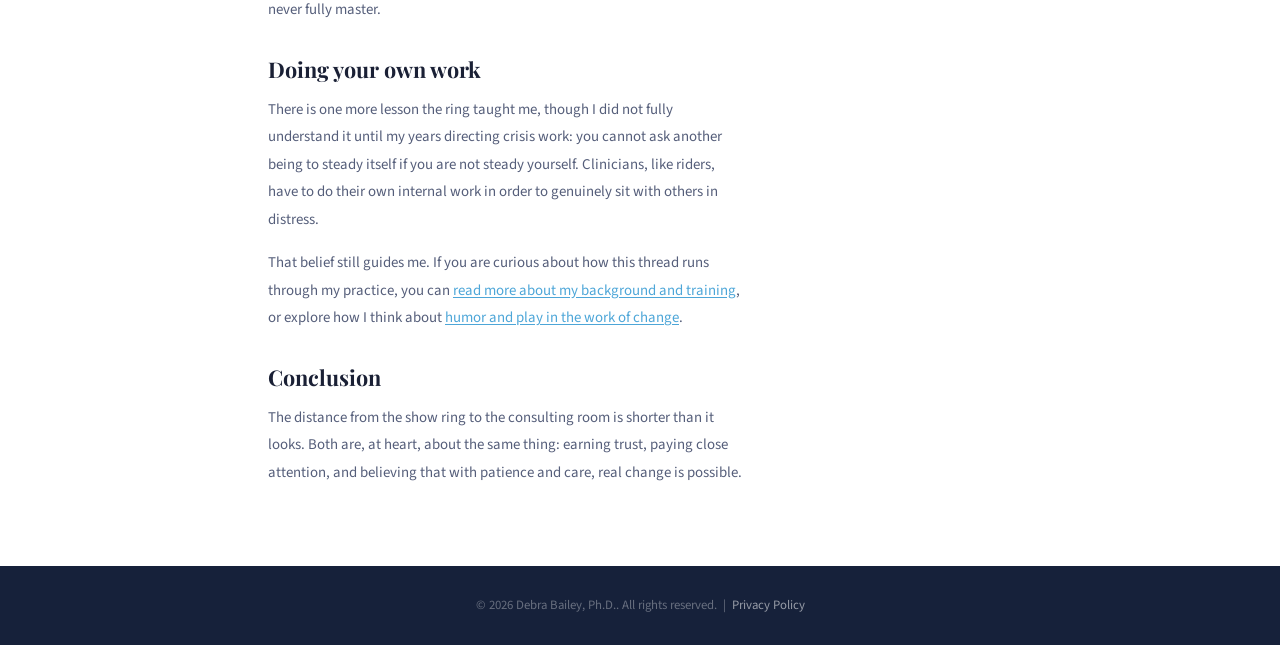
<file: from-show-ring-to-consulting-room.html>
<!DOCTYPE html>
<html lang="en">
<head>
<meta charset="UTF-8"/>
<meta name="viewport" content="width=device-width,initial-scale=1.0"/>
<title>What the Show Ring Taught Me About Healing | Debra Bailey, Ph.D.</title>
<meta name="description" content="Before she was a clinical psychologist, Debra Bailey, Ph.D., trained and showed Arabian horses. Here is what that world taught her about human change."/>
<link rel="canonical" href="https://debrabailey.netlify.app/from-show-ring-to-consulting-room.html"/>
<meta property="og:type" content="article"/><meta property="og:title" content="What the Show Ring Taught Me About Healing"/><meta property="og:description" content="Before she was a clinical psychologist, Debra Bailey, Ph.D., trained and showed Arabian horses. Here is what that world taught her about human change."/><meta property="og:image" content="https://debrabailey.netlify.app/images/article-3.jpg"/><meta property="og:url" content="https://debrabailey.netlify.app/from-show-ring-to-consulting-room.html"/>
<link href="https://fonts.googleapis.com/css2?family=Playfair+Display:wght@700&family=Source+Sans+3:wght@300;400;500;600&display=swap" rel="stylesheet"/>
<link rel="stylesheet" href="assets/style.css"/>
<script type="application/ld+json">
{
  "@context": "https://schema.org",
  "@graph": [
    {
      "@type": "Article",
      "headline": "What the Show Ring Taught Me About Healing",
      "datePublished": "2026-01-12",
      "dateModified": "2026-01-12",
      "author": {
        "@type": "Person",
        "name": "Debra Bailey",
        "honorificSuffix": "Ph.D.",
        "jobTitle": "Clinical Psychologist",
        "url": "https://debrabailey.netlify.app/",
        "image": "https://debrabailey.netlify.app/images/hero.jpg",
        "address": {
          "@type": "PostalAddress",
          "addressLocality": "West Hartford",
          "addressRegion": "CT",
          "addressCountry": "US"
        },
        "description": "Clinical psychologist in West Hartford, Connecticut with more than two decades of experience providing psychotherapy for older adolescents and adults."
      },
      "image": "https://debrabailey.netlify.app/images/article-3.jpg",
      "mainEntityOfPage": "https://debrabailey.netlify.app/from-show-ring-to-consulting-room.html"
    },
    {
      "@type": "WebSite",
      "name": "Debra Bailey, Ph.D.",
      "url": "https://debrabailey.netlify.app/"
    }
  ]
}
</script>
</head>
<body>
<nav id="main-nav">
  <a class="nav-logo" href="/">Debra<span> Bailey</span></a>
  <ul class="nav-links">
    <li><a href="/">Home</a></li>
    <li><a href="about.html">About</a></li>
    <li><a href="contact.html">Contact</a></li>
  </ul>
</nav>
<div class="art-hero">
  <div class="art-hero-inner">
    <p class="eyebrow" style="color:var(--blue)">Reflections</p>
    <h1 class="art-hero-title">What the Show Ring Taught Me About Healing</h1>
    <div class="art-meta">
      <div class="art-meta-item">&#128197; January 12, 2026</div>
      <div class="art-meta-item">&#9998; Debra Bailey, Ph.D.</div>
      <div class="art-meta-item">&#8986; 5 min read</div>
    </div>
  </div>
</div>

<div class="art-body">
  <article>
    <img class="art-hero-image" src="images/article-3.jpg" alt="Abstract illustration of a quiet dot grid above a horizon line"/>

    <p class="art-p"><strong>Long before I sat with patients, I spent my early years on the competitive equestrian circuit, training and showing Arabian horses across the United States and Canada. I did not know it then, but that world was teaching me how to do the work I do now.</strong></p>

    <p class="art-p">People are sometimes surprised by this part of my history. What could Arabian horses possibly have to do with psychotherapy? The honest answer is: nearly everything I most rely on.</p>
    <p class="art-p">The show ring demanded patience, emotional attunement, and a work ethic that could not be shortcut. Those same qualities turned out to define my approach to therapy years later.</p>

    <h2 class="art-h2">You cannot rush trust</h2>
    <p class="art-p">A horse does not care how badly you want progress today. Trust is built through consistency — showing up the same way, again and again, until the animal learns that you are safe. People are not so different. I cannot argue anyone into feeling safe; I can only be reliable long enough that safety becomes believable.</p>
    <p class="art-p">This is the same steadiness I describe in my writing on <a href="the-safe-enough-room.html">what it means to be truly heard</a> — the quiet, repeated reliability that lets a guarded person begin to open.</p>

    <div class="art-quote">Growth — whether in a horse or a human — requires trust, consistency, and care. You cannot rush it, and you cannot fake it.</div>

    <h2 class="art-h2">Attunement over control</h2>
    <p class="art-p">Good horsemanship is not domination; it is a conversation. You learn to read the smallest shifts — a flick of the ear, a tightening of the body — and to respond before a small worry becomes a large one. Therapy asks for the same fine attention to what a person is communicating beneath their words.</p>
    <p class="art-p">Emotional attunement, I have come to believe, is less a technique than a discipline of paying attention. It is something you practice for a lifetime and never fully master.</p>

    <h2 class="art-h2">Doing your own work</h2>
    <p class="art-p">There is one more lesson the ring taught me, though I did not fully understand it until my years directing crisis work: you cannot ask another being to steady itself if you are not steady yourself. Clinicians, like riders, have to do their own internal work in order to genuinely sit with others in distress.</p>
    <p class="art-p">That belief still guides me. If you are curious about how this thread runs through my practice, you can <a href="about.html">read more about my background and training</a>, or explore how I think about <a href="elephant-and-turtle.html">humor and play in the work of change</a>.</p>

    <h2 class="art-h2">Conclusion</h2>
    <p class="art-p">The distance from the show ring to the consulting room is shorter than it looks. Both are, at heart, about the same thing: earning trust, paying close attention, and believing that with patience and care, real change is possible.</p>
  </article>

  <aside class="art-sidebar-box">
    <div class="art-sb-box">
      <span class="art-sb-label">Article Info</span>
      <div class="art-sb-row"><span>Published</span><span>January 12, 2026</span></div>
      <div class="art-sb-row"><span>Author</span><span>Dr. Bailey</span></div>
      <div class="art-sb-row"><span>Category</span><span>Reflections</span></div>
      <div class="art-sb-row"><span>Read Time</span><span>5 min read</span></div>
    </div>
    <div class="art-sb-box">
      <span class="art-sb-label">About Dr. Bailey</span>
      <p style="font-size:.82rem;color:var(--tm);line-height:1.65;margin-bottom:.8rem">Debra Bailey, Ph.D., is a clinical psychologist in West Hartford, Connecticut with more than two decades of experience.</p>
      <a href="about.html" style="font-size:.82rem;font-weight:600;color:var(--blue);text-decoration:none">Learn more &rarr;</a>
    </div>
  </aside>
</div>
<footer>
  <p>&copy; 2026 Debra Bailey, Ph.D.. All rights reserved. &nbsp;|&nbsp; <a href="privacy.html">Privacy Policy</a></p>
</footer>
</body>
</html>
</file>
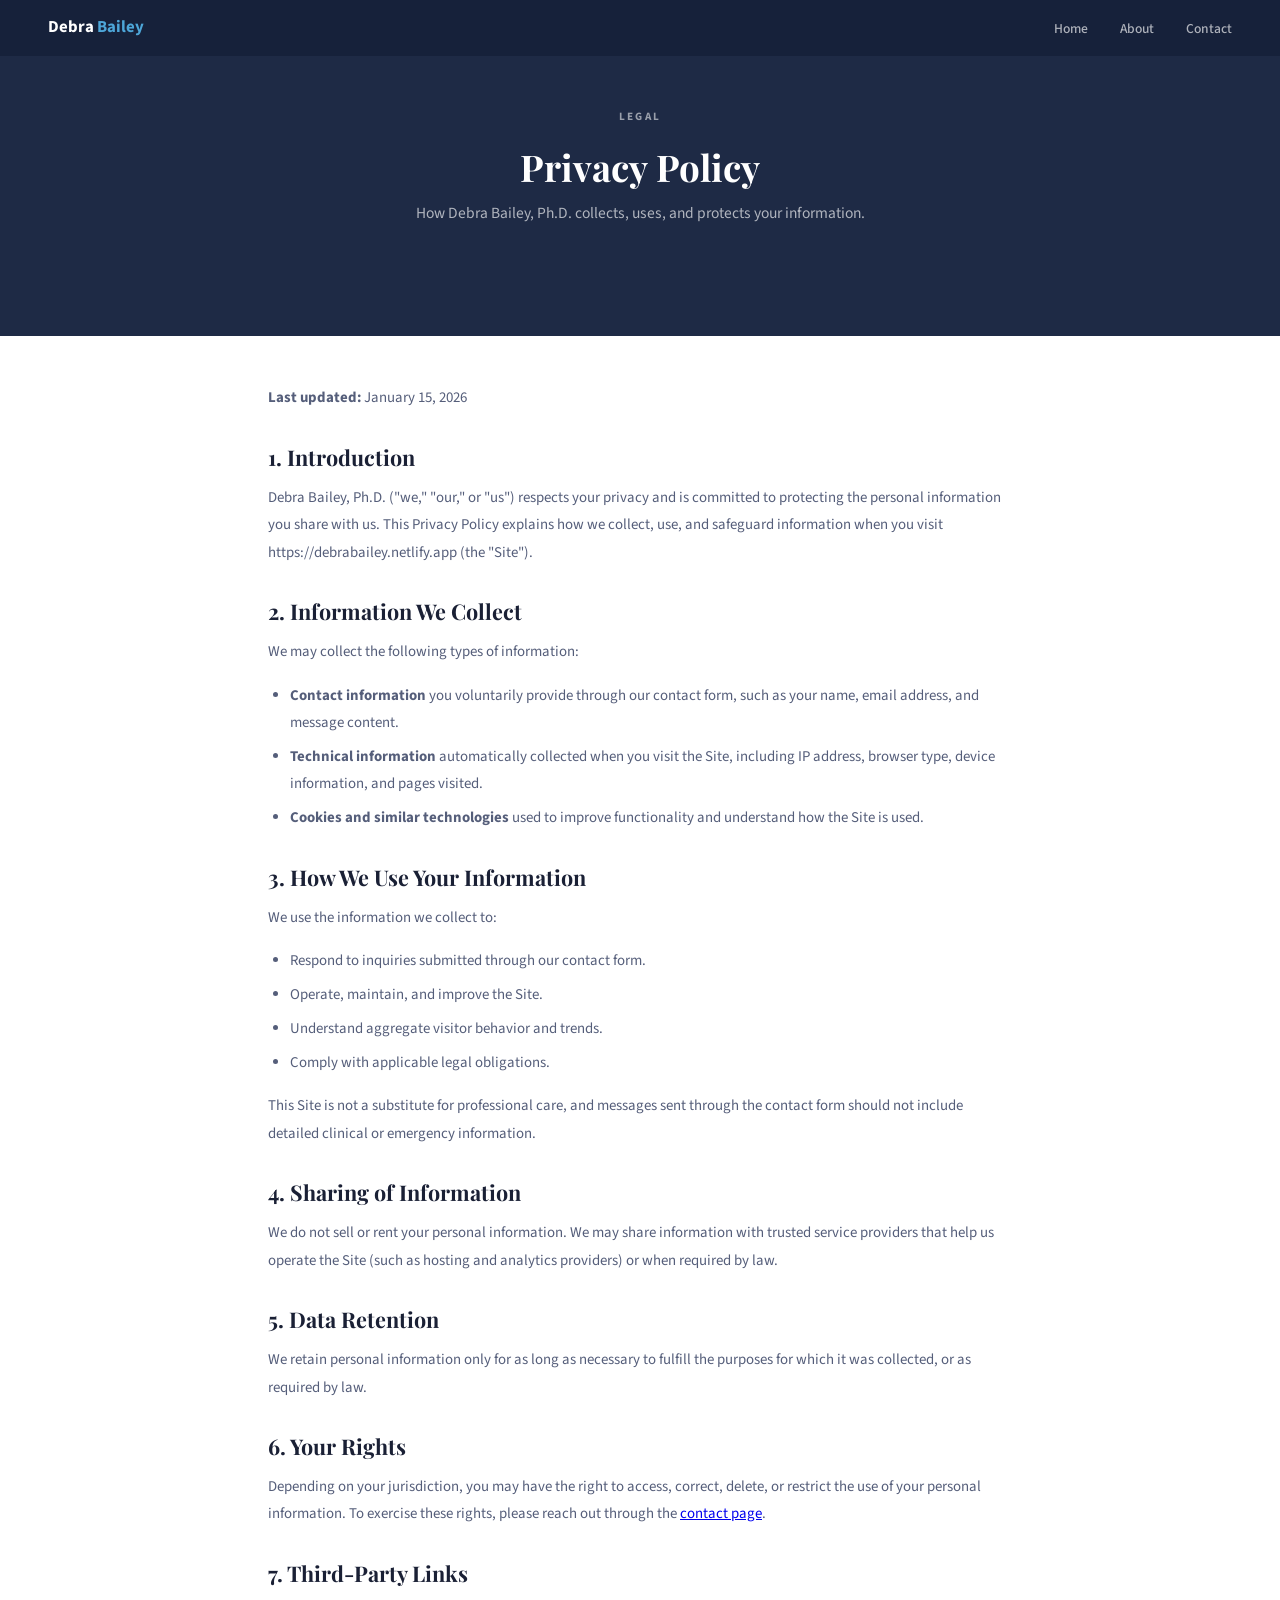
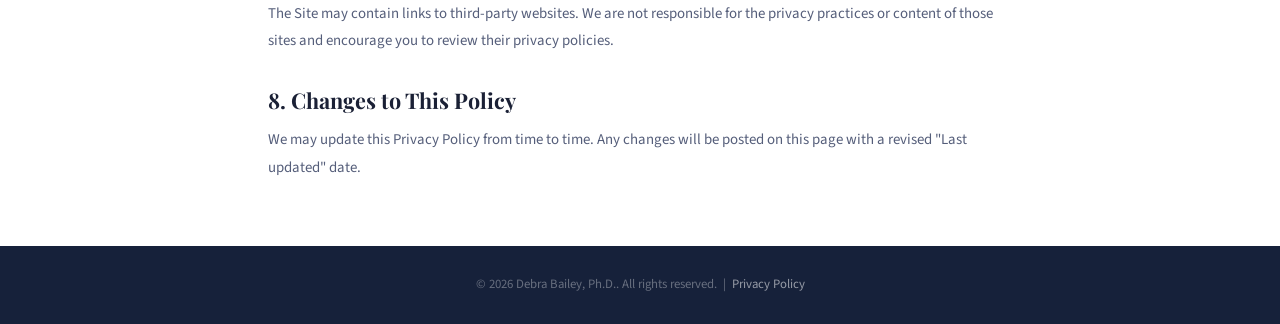
<file: privacy.html>
<!DOCTYPE html>
<html lang="en">
<head>
<meta charset="UTF-8"/>
<meta name="viewport" content="width=device-width,initial-scale=1.0"/>
<title>Privacy Policy | Debra Bailey, Ph.D.</title>
<meta name="description" content="Privacy policy for Debra Bailey, Ph.D.."/>
<link rel="canonical" href="https://debrabailey.netlify.app/privacy.html"/>
<meta name="robots" content="noindex"/>
<link href="https://fonts.googleapis.com/css2?family=Playfair+Display:wght@700&family=Source+Sans+3:wght@300;400;500;600&display=swap" rel="stylesheet"/>
<link rel="stylesheet" href="assets/style.css"/>

</head>
<body>
<nav id="main-nav">
  <a class="nav-logo" href="/">Debra<span> Bailey</span></a>
  <ul class="nav-links">
    <li><a href="/">Home</a></li>
    <li><a href="about.html">About</a></li>
    <li><a href="contact.html">Contact</a></li>
  </ul>
</nav>
<div class="pg-hero">
  <p class="eyebrow" style="color:rgba(255,255,255,.55)">Legal</p>
  <h1>Privacy Policy</h1>
  <p class="pg-sub">How Debra Bailey, Ph.D. collects, uses, and protects your information.</p>
</div>

<div class="legal-wrap">
  <p class="legal-meta"><strong>Last updated:</strong> January 15, 2026</p>

  <h2>1. Introduction</h2>
  <p>Debra Bailey, Ph.D. ("we," "our," or "us") respects your privacy and is committed to protecting the personal information you share with us. This Privacy Policy explains how we collect, use, and safeguard information when you visit https://debrabailey.netlify.app (the "Site").</p>

  <h2>2. Information We Collect</h2>
  <p>We may collect the following types of information:</p>
  <ul>
    <li><strong>Contact information</strong> you voluntarily provide through our contact form, such as your name, email address, and message content.</li>
    <li><strong>Technical information</strong> automatically collected when you visit the Site, including IP address, browser type, device information, and pages visited.</li>
    <li><strong>Cookies and similar technologies</strong> used to improve functionality and understand how the Site is used.</li>
  </ul>

  <h2>3. How We Use Your Information</h2>
  <p>We use the information we collect to:</p>
  <ul>
    <li>Respond to inquiries submitted through our contact form.</li>
    <li>Operate, maintain, and improve the Site.</li>
    <li>Understand aggregate visitor behavior and trends.</li>
    <li>Comply with applicable legal obligations.</li>
  </ul>
  <p>This Site is not a substitute for professional care, and messages sent through the contact form should not include detailed clinical or emergency information.</p>

  <h2>4. Sharing of Information</h2>
  <p>We do not sell or rent your personal information. We may share information with trusted service providers that help us operate the Site (such as hosting and analytics providers) or when required by law.</p>

  <h2>5. Data Retention</h2>
  <p>We retain personal information only for as long as necessary to fulfill the purposes for which it was collected, or as required by law.</p>

  <h2>6. Your Rights</h2>
  <p>Depending on your jurisdiction, you may have the right to access, correct, delete, or restrict the use of your personal information. To exercise these rights, please reach out through the <a href="contact.html">contact page</a>.</p>

  <h2>7. Third-Party Links</h2>
  <p>The Site may contain links to third-party websites. We are not responsible for the privacy practices or content of those sites and encourage you to review their privacy policies.</p>

  <h2>8. Changes to This Policy</h2>
  <p>We may update this Privacy Policy from time to time. Any changes will be posted on this page with a revised "Last updated" date.</p>
</div>
<footer>
  <p>&copy; 2026 Debra Bailey, Ph.D.. All rights reserved. &nbsp;|&nbsp; <a href="privacy.html">Privacy Policy</a></p>
</footer>
</body>
</html>
</file>
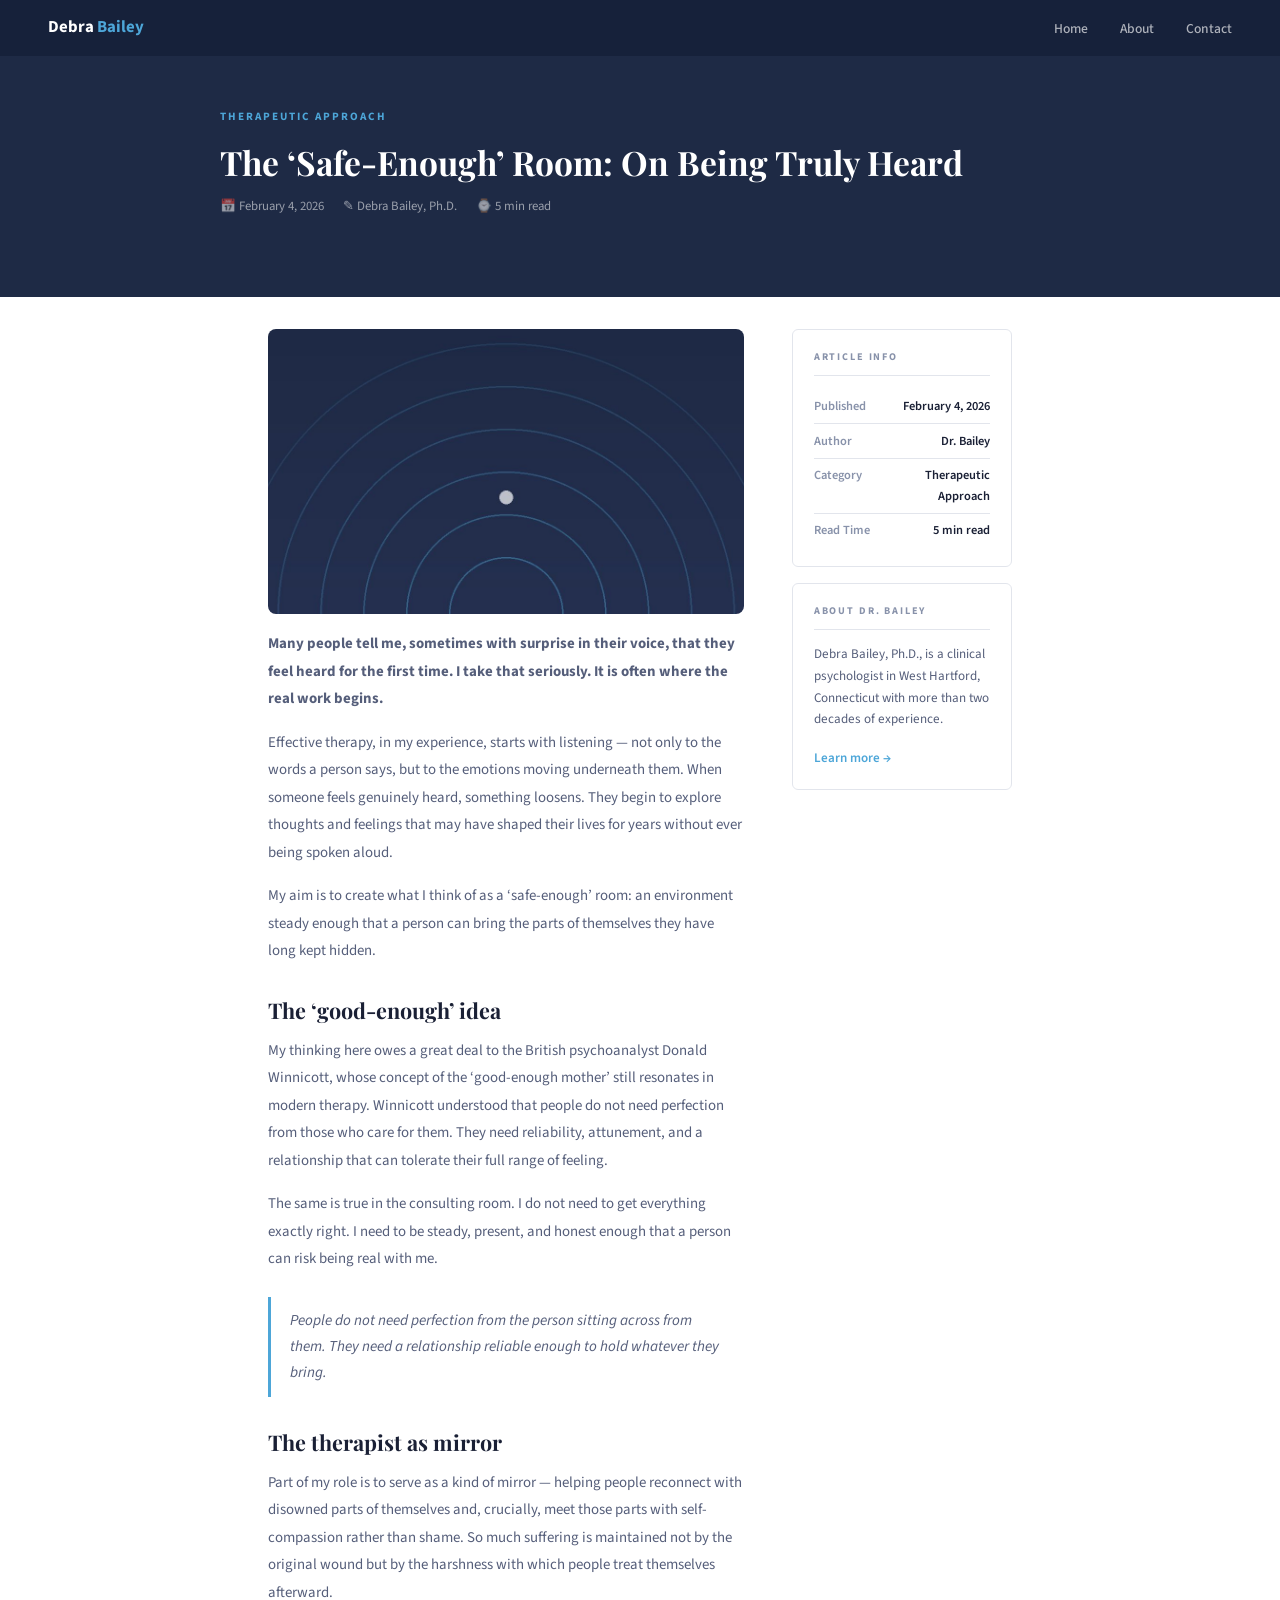
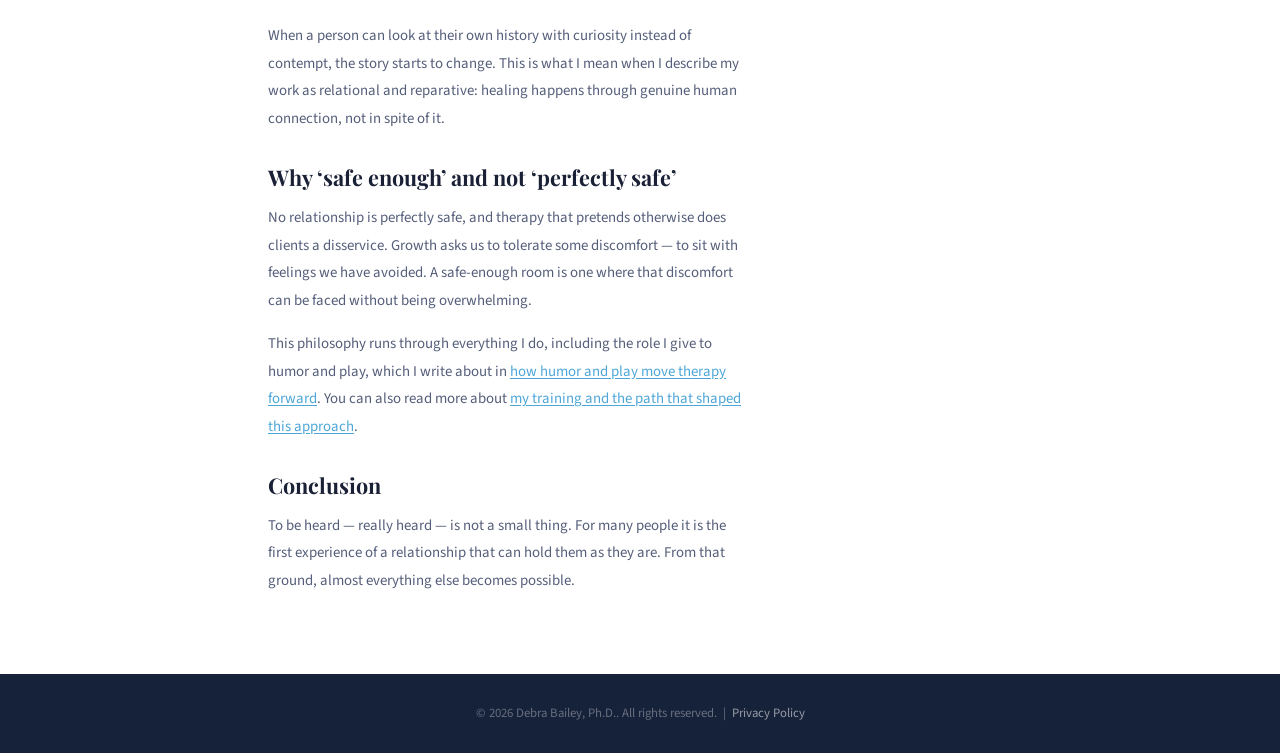
<file: the-safe-enough-room.html>
<!DOCTYPE html>
<html lang="en">
<head>
<meta charset="UTF-8"/>
<meta name="viewport" content="width=device-width,initial-scale=1.0"/>
<title>The Safe-Enough Room: On Being Truly Heard | Debra Bailey, Ph.D.</title>
<meta name="description" content="Clinical psychologist Debra Bailey, Ph.D., on Winnicott, the &amp;lsquo;good-enough&amp;rsquo; relationship, and why feeling heard can be the beginning of change."/>
<link rel="canonical" href="https://debrabailey.netlify.app/the-safe-enough-room.html"/>
<meta property="og:type" content="article"/><meta property="og:title" content="The &amp;lsquo;Safe-Enough&amp;rsquo; Room: On Being Truly Heard"/><meta property="og:description" content="Clinical psychologist Debra Bailey, Ph.D., on Winnicott, the &amp;lsquo;good-enough&amp;rsquo; relationship, and why feeling heard can be the beginning of change."/><meta property="og:image" content="https://debrabailey.netlify.app/images/article-2.jpg"/><meta property="og:url" content="https://debrabailey.netlify.app/the-safe-enough-room.html"/>
<link href="https://fonts.googleapis.com/css2?family=Playfair+Display:wght@700&family=Source+Sans+3:wght@300;400;500;600&display=swap" rel="stylesheet"/>
<link rel="stylesheet" href="assets/style.css"/>
<script type="application/ld+json">
{
  "@context": "https://schema.org",
  "@graph": [
    {
      "@type": "Article",
      "headline": "The 'Safe-Enough' Room: On Being Truly Heard",
      "datePublished": "2026-02-04",
      "dateModified": "2026-02-04",
      "author": {
        "@type": "Person",
        "name": "Debra Bailey",
        "honorificSuffix": "Ph.D.",
        "jobTitle": "Clinical Psychologist",
        "url": "https://debrabailey.netlify.app/",
        "image": "https://debrabailey.netlify.app/images/hero.jpg",
        "address": {
          "@type": "PostalAddress",
          "addressLocality": "West Hartford",
          "addressRegion": "CT",
          "addressCountry": "US"
        },
        "description": "Clinical psychologist in West Hartford, Connecticut with more than two decades of experience providing psychotherapy for older adolescents and adults."
      },
      "image": "https://debrabailey.netlify.app/images/article-2.jpg",
      "mainEntityOfPage": "https://debrabailey.netlify.app/the-safe-enough-room.html"
    },
    {
      "@type": "WebSite",
      "name": "Debra Bailey, Ph.D.",
      "url": "https://debrabailey.netlify.app/"
    }
  ]
}
</script>
</head>
<body>
<nav id="main-nav">
  <a class="nav-logo" href="/">Debra<span> Bailey</span></a>
  <ul class="nav-links">
    <li><a href="/">Home</a></li>
    <li><a href="about.html">About</a></li>
    <li><a href="contact.html">Contact</a></li>
  </ul>
</nav>
<div class="art-hero">
  <div class="art-hero-inner">
    <p class="eyebrow" style="color:var(--blue)">Therapeutic Approach</p>
    <h1 class="art-hero-title">The &lsquo;Safe-Enough&rsquo; Room: On Being Truly Heard</h1>
    <div class="art-meta">
      <div class="art-meta-item">&#128197; February 4, 2026</div>
      <div class="art-meta-item">&#9998; Debra Bailey, Ph.D.</div>
      <div class="art-meta-item">&#8986; 5 min read</div>
    </div>
  </div>
</div>

<div class="art-body">
  <article>
    <img class="art-hero-image" src="images/article-2.jpg" alt="Abstract illustration of concentric arcs holding a single point of light"/>

    <p class="art-p"><strong>Many people tell me, sometimes with surprise in their voice, that they feel heard for the first time. I take that seriously. It is often where the real work begins.</strong></p>

    <p class="art-p">Effective therapy, in my experience, starts with listening — not only to the words a person says, but to the emotions moving underneath them. When someone feels genuinely heard, something loosens. They begin to explore thoughts and feelings that may have shaped their lives for years without ever being spoken aloud.</p>
    <p class="art-p">My aim is to create what I think of as a &lsquo;safe-enough&rsquo; room: an environment steady enough that a person can bring the parts of themselves they have long kept hidden.</p>

    <h2 class="art-h2">The &lsquo;good-enough&rsquo; idea</h2>
    <p class="art-p">My thinking here owes a great deal to the British psychoanalyst Donald Winnicott, whose concept of the &lsquo;good-enough mother&rsquo; still resonates in modern therapy. Winnicott understood that people do not need perfection from those who care for them. They need reliability, attunement, and a relationship that can tolerate their full range of feeling.</p>
    <p class="art-p">The same is true in the consulting room. I do not need to get everything exactly right. I need to be steady, present, and honest enough that a person can risk being real with me.</p>

    <div class="art-quote">People do not need perfection from the person sitting across from them. They need a relationship reliable enough to hold whatever they bring.</div>

    <h2 class="art-h2">The therapist as mirror</h2>
    <p class="art-p">Part of my role is to serve as a kind of mirror — helping people reconnect with disowned parts of themselves and, crucially, meet those parts with self-compassion rather than shame. So much suffering is maintained not by the original wound but by the harshness with which people treat themselves afterward.</p>
    <p class="art-p">When a person can look at their own history with curiosity instead of contempt, the story starts to change. This is what I mean when I describe my work as relational and reparative: healing happens through genuine human connection, not in spite of it.</p>

    <h2 class="art-h2">Why &lsquo;safe enough&rsquo; and not &lsquo;perfectly safe&rsquo;</h2>
    <p class="art-p">No relationship is perfectly safe, and therapy that pretends otherwise does clients a disservice. Growth asks us to tolerate some discomfort — to sit with feelings we have avoided. A safe-enough room is one where that discomfort can be faced without being overwhelming.</p>
    <p class="art-p">This philosophy runs through everything I do, including the role I give to humor and play, which I write about in <a href="elephant-and-turtle.html">how humor and play move therapy forward</a>. You can also read more about <a href="about.html">my training and the path that shaped this approach</a>.</p>

    <h2 class="art-h2">Conclusion</h2>
    <p class="art-p">To be heard — really heard — is not a small thing. For many people it is the first experience of a relationship that can hold them as they are. From that ground, almost everything else becomes possible.</p>
  </article>

  <aside class="art-sidebar-box">
    <div class="art-sb-box">
      <span class="art-sb-label">Article Info</span>
      <div class="art-sb-row"><span>Published</span><span>February 4, 2026</span></div>
      <div class="art-sb-row"><span>Author</span><span>Dr. Bailey</span></div>
      <div class="art-sb-row"><span>Category</span><span>Therapeutic Approach</span></div>
      <div class="art-sb-row"><span>Read Time</span><span>5 min read</span></div>
    </div>
    <div class="art-sb-box">
      <span class="art-sb-label">About Dr. Bailey</span>
      <p style="font-size:.82rem;color:var(--tm);line-height:1.65;margin-bottom:.8rem">Debra Bailey, Ph.D., is a clinical psychologist in West Hartford, Connecticut with more than two decades of experience.</p>
      <a href="about.html" style="font-size:.82rem;font-weight:600;color:var(--blue);text-decoration:none">Learn more &rarr;</a>
    </div>
  </aside>
</div>
<footer>
  <p>&copy; 2026 Debra Bailey, Ph.D.. All rights reserved. &nbsp;|&nbsp; <a href="privacy.html">Privacy Policy</a></p>
</footer>
</body>
</html>
</file>
<file: assets/style.css>
*,*::before,*::after{box-sizing:border-box;margin:0;padding:0}
:root{
  --navy:#1e2a45;--navy-deep:#16213a;--navy-mid:#253050;
  --blue:#4da6d8;--white:#fff;--off:#f4f5f7;--border:#e2e5ec;
  --td:#1a2035;--tm:#555e7a;--tl:#8892aa;
  --fh:'Playfair Display',Georgia,serif;--fb:'Source Sans 3',sans-serif;
}
html{scroll-behavior:smooth}
body{font-family:var(--fb);color:var(--td);background:var(--white);line-height:1.65;overflow-x:hidden}
/* NAV */
nav{position:sticky;top:0;z-index:200;display:flex;align-items:center;justify-content:space-between;padding:0 3rem;height:56px;background:var(--navy-deep)}
.nav-logo{font-family:var(--fb);font-size:1.05rem;font-weight:700;text-decoration:none;color:#fff;cursor:pointer}
.nav-logo span{color:var(--blue)}
.nav-links{display:flex;gap:2rem;list-style:none}
.nav-links a{font-size:.85rem;font-weight:500;color:rgba(255,255,255,.65);text-decoration:none;transition:color .2s;cursor:pointer}
.nav-links a:hover,.nav-links a.active{color:#fff}
.nav-has-drop{position:relative}
.nav-drop-toggle{display:flex;align-items:center;gap:.3rem;cursor:pointer;font-size:.85rem;font-weight:500;color:rgba(255,255,255,.65);transition:color .2s;text-decoration:none}
.nav-drop-toggle:hover{color:#fff}
.nav-chevron{font-size:.7rem;transition:transform .2s;display:inline-block}
.nav-dropdown{display:none;position:absolute;top:calc(100% + 10px);left:50%;transform:translateX(-50%);background:var(--navy-deep);border:1px solid rgba(255,255,255,.1);border-radius:8px;min-width:200px;padding:.4rem 0;box-shadow:0 12px 32px rgba(0,0,0,.4);list-style:none;z-index:300}
.nav-has-drop:hover .nav-dropdown{display:block}
.nav-dropdown li a{display:block;padding:.52rem 1.1rem;font-size:.8rem;color:rgba(255,255,255,.7);text-decoration:none;transition:all .15s;white-space:nowrap}
.nav-dropdown li a:hover{color:#fff;background:rgba(255,255,255,.06)}
/* FOOTER */
footer{background:var(--navy-deep);padding:1.8rem 3rem;text-align:center}
footer p{font-size:.8rem;color:rgba(255,255,255,.35)}
footer a{color:rgba(255,255,255,.55);text-decoration:none}
footer a:hover{color:#fff}
/* SHARED */
.eyebrow{font-size:.7rem;font-weight:700;letter-spacing:.18em;text-transform:uppercase;color:var(--blue);margin-bottom:.6rem}
.sec-title{font-family:var(--fh);font-size:1.9rem;font-weight:700;color:var(--td);line-height:1.2;margin-bottom:1.4rem}
/* HERO */
.h-hero{background:var(--navy);padding:60px 3rem 70px}
.h-inner{max-width:900px;margin:0 auto;display:flex;align-items:flex-start;gap:3.5rem}
.h-photo{flex-shrink:0;width:160px;height:160px;border-radius:50%;border:4px solid var(--blue);overflow:hidden;background:var(--navy-mid)}
.h-photo img{width:100%;height:100%;object-fit:cover;object-position:center 20%;display:block}
.h-name{font-family:var(--fh);font-size:2.3rem;font-weight:700;color:#fff;line-height:1.1;margin-bottom:.3rem}
.h-role{font-size:.95rem;font-weight:600;color:var(--blue);margin-bottom:1rem}
.h-desc{font-size:.97rem;color:rgba(255,255,255,.72);line-height:1.75;max-width:480px;margin-bottom:1.1rem}
.h-loc{display:flex;align-items:center;gap:.4rem;font-size:.83rem;color:rgba(255,255,255,.45)}
/* HOME ABOUT */
.h-about{background:var(--off);padding:70px 3rem}
.ha-inner{max-width:900px;margin:0 auto;display:grid;grid-template-columns:1fr 260px;gap:3.5rem;align-items:start}
.ha-text p{font-size:.95rem;color:var(--tm);line-height:1.8;margin-bottom:1rem}
.ha-link{display:inline-block;font-size:.88rem;font-weight:600;color:var(--blue);text-decoration:none;margin-top:.6rem;cursor:pointer}
.ha-photo{width:100%;aspect-ratio:3/4;object-fit:cover;object-position:center 25%;border-radius:8px;display:block}
/* ACCORDION */
.acc-section{padding:0 3rem 50px}
.acc-wrap{max-width:900px;margin:0 auto;display:flex;flex-direction:column;gap:.75rem}
.acc-btn{width:100%;display:flex;align-items:center;justify-content:space-between;padding:1rem 2rem;background:var(--navy-deep);color:#fff;font-family:var(--fb);font-size:.92rem;font-weight:600;border:none;border-radius:6px;cursor:pointer;transition:background .2s}
.acc-btn:hover{background:var(--navy-mid)}
.chevron{display:inline-block;transition:transform .3s}
.acc-btn.open .chevron{transform:rotate(180deg)}
.acc-body{display:none;background:var(--white);border:1px solid var(--border);border-radius:6px;padding:1.5rem 2rem}
.acc-body.open{display:block}
.social-media-list{display:flex;justify-content:center;gap:12px;flex-wrap:wrap;padding:.25rem 0}
.social-media-list a img{width:30px;height:30px;transition:transform .3s}
.social-media-list a:hover img{transform:scale(1.2)}
/* PRESS CARDS */
.h-press{background:#fff;padding:70px 3rem}
.pi{max-width:900px;margin:0 auto}
.pi .sec-title{margin-bottom:2rem}
.cards{display:grid;grid-template-columns:repeat(3,1fr);gap:1.2rem}
.card{border:1px solid var(--border);border-radius:6px;overflow:hidden;text-decoration:none;background:var(--white);display:flex;flex-direction:column;transition:box-shadow .2s,transform .2s}
.card:hover{box-shadow:0 10px 30px rgba(26,35,64,.12);transform:translateY(-3px)}
.ct{background:var(--navy);padding:1.4rem;display:flex;flex-direction:column;align-items:center;justify-content:center;text-align:center;min-height:110px}
.ct-cat{font-size:.65rem;font-weight:700;letter-spacing:.16em;text-transform:uppercase;color:rgba(255,255,255,.5);margin-bottom:.5rem}
.ct-ttl{font-family:var(--fh);font-size:1.02rem;font-weight:600;color:#fff;line-height:1.3}
.cb{padding:1.1rem 1.2rem;flex:1}
.cb-pub{font-size:.66rem;font-weight:700;letter-spacing:.12em;text-transform:uppercase;color:var(--blue);margin-bottom:.5rem}
.cb-hl{font-size:.92rem;font-weight:600;color:var(--td);line-height:1.4;margin-bottom:.5rem}
.cb-yr{font-size:.78rem;color:var(--tl)}
/* HOME CONTACT */
.h-contact{background:var(--off);padding:70px 3rem}
.hc-inner{max-width:900px;margin:0 auto;display:grid;grid-template-columns:1fr 1fr;gap:5rem;align-items:start}
.hc-title{font-family:var(--fh);font-size:1.6rem;font-weight:700;color:var(--td);margin-bottom:.6rem}
.hcp p{font-size:.9rem;color:var(--tm);line-height:1.7;margin-bottom:1.6rem}
.fl-lbl{font-size:.68rem;font-weight:700;letter-spacing:.18em;text-transform:uppercase;color:var(--tl);margin-bottom:.8rem}
.aside-soc{display:flex;gap:.5rem;flex-wrap:wrap}
.asoc{min-width:38px;height:38px;padding:0 .6rem;border:1.5px solid var(--border);border-radius:4px;display:flex;align-items:center;justify-content:center;font-size:.72rem;font-weight:700;color:var(--td);text-decoration:none;transition:all .18s}
.asoc:hover{background:var(--navy);color:#fff;border-color:var(--navy)}
/* FORMS */
.cf{display:flex;flex-direction:column;gap:1.1rem}
.cf label{font-size:.82rem;font-weight:600;color:var(--td);display:block;margin-bottom:.3rem}
.cf input,.cf textarea{width:100%;padding:.7rem .9rem;border:1px solid var(--border);border-radius:4px;font-family:var(--fb);font-size:.9rem;color:var(--td);background:var(--white);outline:none;transition:border-color .2s;resize:vertical}
.cf input:focus,.cf textarea:focus{border-color:var(--navy)}
.cf textarea{min-height:110px}
.btn-sm{align-self:flex-start;padding:.75rem 1.8rem;background:var(--navy-deep);color:#fff;font-family:var(--fb);font-size:.88rem;font-weight:600;border:none;border-radius:4px;cursor:pointer}
.btn-sm:hover{background:var(--blue)}
/* PAGE HERO */
.pg-hero{background:var(--navy);padding:52px 3rem 110px;text-align:center}
.pg-hero h1{font-family:var(--fh);font-size:2.3rem;font-weight:700;color:#fff;line-height:1.15;margin-bottom:.8rem;margin-top:1.2rem}
.pg-sub{font-size:.97rem;color:rgba(255,255,255,.65);max-width:500px;margin:0 auto;line-height:1.65}
/* ABOUT PAGE */
.pc-wrap{background:var(--off);padding:0 3rem}
.pc{max-width:840px;margin:0 auto;background:var(--white);border:1px solid var(--border);border-radius:8px;padding:1.8rem 2rem;display:flex;align-items:center;gap:2rem;transform:translateY(-32px);box-shadow:0 4px 20px rgba(26,35,64,.08)}
.pc-ph{width:80px;height:80px;border-radius:50%;border:3px solid var(--blue);overflow:hidden;flex-shrink:0}
.pc-ph img{width:100%;height:100%;object-fit:cover;object-position:center 20%}
.pc-nm{font-family:var(--fh);font-size:1.35rem;font-weight:700;color:var(--td);margin-bottom:.2rem}
.pc-rl{font-size:.88rem;font-weight:600;color:var(--blue);margin-bottom:.35rem}
.pc-lc{display:flex;align-items:center;gap:.3rem;font-size:.8rem;color:var(--tl)}
.am-wrap{padding:0 3rem 60px;margin-top:-16px}
.am-inner{max-width:840px;margin:0 auto;display:grid;grid-template-columns:1fr 220px;gap:3rem;align-items:start}
.csec{margin-bottom:3rem}
.cey{font-size:.68rem;font-weight:700;letter-spacing:.18em;text-transform:uppercase;color:var(--blue);margin-bottom:.5rem}
.csec h2{font-family:var(--fh);font-size:1.45rem;font-weight:700;color:var(--td);line-height:1.25;margin-bottom:1rem}
.csec p{font-size:.92rem;color:var(--tm);line-height:1.82;margin-bottom:.9rem}
.sidebar-facts{position:sticky;top:80px}
.sb-box{background:var(--white);border:1px solid var(--border);border-radius:6px;padding:1.3rem 1.4rem;margin-bottom:1.3rem}
.sb-title{font-size:.66rem;font-weight:700;letter-spacing:.18em;text-transform:uppercase;color:var(--tl);margin-bottom:1rem;padding-bottom:.6rem;border-bottom:1px solid var(--border)}
.fr{display:flex;justify-content:space-between;align-items:baseline;padding:.45rem 0;border-bottom:1px solid var(--border);gap:.8rem}
.fr:last-child{border-bottom:none}
.fl{font-size:.76rem;font-weight:600;color:var(--tl);white-space:nowrap}
.fv{font-size:.8rem;font-weight:600;color:var(--td);text-align:right;line-height:1.35}
.fw-lbl{font-size:.66rem;font-weight:700;letter-spacing:.18em;text-transform:uppercase;color:var(--tl);margin-bottom:.7rem}
.sb-soc{display:flex;gap:.5rem;flex-wrap:wrap}
.ssoc{min-width:34px;height:34px;padding:0 .5rem;border:1.5px solid var(--border);border-radius:4px;display:flex;align-items:center;justify-content:center;font-size:.7rem;font-weight:700;color:var(--td);text-decoration:none;transition:all .18s}
.ssoc:hover{background:var(--navy);color:#fff;border-color:var(--navy)}
/* CONTACT PAGE */
.cp-hero{background:var(--navy);padding:52px 3rem 110px;text-align:center}
.cc-wrap{padding:0 3rem;margin-top:-72px;position:relative;z-index:10}
.cc{max-width:760px;margin:0 auto;display:grid;grid-template-columns:1fr 1fr;border-radius:10px;overflow:hidden;box-shadow:0 12px 48px rgba(26,35,64,.18)}
.fp{background:var(--white);padding:2.4rem}
.fp h2{font-family:var(--fh);font-size:1.35rem;font-weight:700;color:var(--td);margin-bottom:.3rem}
.fp-sub{font-size:.85rem;color:var(--tl);margin-bottom:1.5rem}
.cf2{display:flex;flex-direction:column;gap:.9rem}
.cf2 label{font-size:.8rem;font-weight:600;color:var(--td);display:block;margin-bottom:.25rem}
.cf2 input,.cf2 textarea{width:100%;padding:.65rem .85rem;border:1px solid var(--border);border-radius:4px;font-family:var(--fb);font-size:.88rem;color:var(--td);outline:none;transition:border-color .2s;resize:vertical}
.cf2 input:focus,.cf2 textarea:focus{border-color:var(--navy)}
.cf2 textarea{min-height:100px}
.btn-cf2{padding:.75rem 1.6rem;background:var(--navy-deep);color:#fff;font-family:var(--fb);font-size:.88rem;font-weight:600;border:none;border-radius:4px;cursor:pointer;margin-top:.4rem}
.btn-cf2:hover{background:var(--blue)}
.ci{background:var(--navy);padding:2.4rem;display:flex;flex-direction:column;gap:1.5rem}
.ci-title{font-family:var(--fh);font-size:1.5rem;font-weight:700;color:#fff}
.ci-lbl{font-size:.66rem;font-weight:700;letter-spacing:.18em;text-transform:uppercase;color:rgba(255,255,255,.45);margin-bottom:.5rem}
.ci-val{font-size:.9rem;color:rgba(255,255,255,.85);text-decoration:none}
a.ci-val:hover{color:#fff}
.ci-soc{display:flex;gap:.5rem;flex-wrap:wrap}
.cisoc{min-width:34px;height:34px;padding:0 .5rem;border:1.5px solid rgba(255,255,255,.2);border-radius:4px;display:flex;align-items:center;justify-content:center;font-size:.7rem;font-weight:700;color:rgba(255,255,255,.7);text-decoration:none;transition:all .18s}
.cisoc:hover{background:rgba(255,255,255,.12);color:#fff}
/* ARTICLE PAGE */
.art-hero{background:var(--navy);padding:52px 3rem 80px}
.art-hero-inner{max-width:840px;margin:0 auto}
.art-hero-title{font-family:var(--fh);font-size:2.1rem;font-weight:700;color:#fff;line-height:1.2;margin:1rem 0 .8rem}
.art-meta{display:flex;align-items:center;gap:1.2rem;flex-wrap:wrap}
.art-meta-item{display:flex;align-items:center;gap:.35rem;font-size:.8rem;color:rgba(255,255,255,.55)}
.art-body{max-width:840px;margin:2rem auto 4rem;padding:0 3rem;display:grid;grid-template-columns:1fr 220px;gap:3rem;align-items:start}
.art-h2{font-family:var(--fh);font-size:1.35rem;font-weight:700;color:var(--td);margin:2rem 0 .8rem;line-height:1.25}
.art-p{font-size:.93rem;color:var(--tm);line-height:1.85;margin-bottom:1rem}
.art-p a{color:var(--blue);text-decoration:underline}
.art-quote{border-left:3px solid var(--blue);padding:.7rem 1.2rem;margin:1.5rem 0;font-style:italic;color:var(--tm);font-size:.95rem;line-height:1.7}
.art-hero-image{width:100%;max-height:420px;object-fit:cover;object-position:center 20%;border-radius:8px;margin-bottom:1rem;display:block}
.art-sidebar-box{position:sticky;top:80px}
.art-sb-box{background:var(--white);border:1px solid var(--border);border-radius:6px;padding:1.2rem 1.3rem;margin-bottom:1rem}
.art-sb-label{font-size:.64rem;font-weight:700;letter-spacing:.18em;text-transform:uppercase;color:var(--tl);margin-bottom:.9rem;padding-bottom:.55rem;border-bottom:1px solid var(--border);display:block}
.art-sb-row{display:flex;justify-content:space-between;align-items:baseline;padding:.4rem 0;border-bottom:1px solid var(--border);font-size:.78rem;gap:.8rem}
.art-sb-row:last-child{border-bottom:none}
.art-sb-row span:first-child{color:var(--tl);font-weight:600}
.art-sb-row span:last-child{color:var(--td);font-weight:600;text-align:right}
.card-article .ct-img{height:280px;overflow:hidden;background:var(--navy)}
.card-article .ct-img img{width:100%;height:100%;object-fit:cover;object-position:center 25%;display:block;transition:transform .3s}
.card-article:hover .ct-img img{transform:scale(1.05)}
/* PRIVACY / LEGAL PAGE */
.legal-wrap{max-width:840px;margin:0 auto;padding:3rem}
.legal-wrap h2{font-family:var(--fh);font-size:1.35rem;font-weight:700;color:var(--td);margin:2rem 0 .8rem;line-height:1.25}
.legal-wrap h2:first-child{margin-top:0}
.legal-wrap p{font-size:.93rem;color:var(--tm);line-height:1.85;margin-bottom:1rem}
.legal-wrap ul{margin:0 0 1rem 1.4rem}
.legal-wrap ul li{font-size:.93rem;color:var(--tm);line-height:1.85;margin-bottom:.4rem}
.legal-meta{font-size:.8rem;color:var(--tl);margin-bottom:1.5rem}
/* INLINE LINKS in generated content */
.ha-text p a,.csec p a,.art-p a,.h-desc a,.pg-sub a,.fp-sub a{color:var(--blue);text-decoration:underline;text-underline-offset:2px}
.ha-text p a:hover,.csec p a:hover,.h-desc a:hover,.pg-sub a:hover{opacity:.8}
.ha-text p strong,.csec p strong,.art-p strong,.h-desc strong,.pg-sub strong{font-weight:700;color:inherit}
@media(max-width:820px){
  nav{padding:0 1.2rem}
  .h-hero,.h-about,.h-press,.h-contact,.acc-section,.pg-hero,.pc-wrap,.am-wrap,.cc-wrap,.cp-hero,.legal-wrap{padding-left:1.2rem;padding-right:1.2rem}
  .h-inner{flex-direction:column;align-items:center;text-align:center}
  .h-desc{margin:0 auto 1rem}.h-loc{justify-content:center}
  .ha-inner,.hc-inner,.am-inner{grid-template-columns:1fr}
  .sidebar-facts{position:static}
  .pc{flex-direction:column;text-align:center}.pc-lc{justify-content:center}
  .cc{grid-template-columns:1fr}
  .cards{grid-template-columns:1fr}
  .art-body{grid-template-columns:1fr}.art-sidebar-box{position:static}
  .art-hero{padding:40px 1.2rem 60px}.art-hero-title{font-size:1.7rem}
}
/* --- additive: tighten sticky nav on very small phones (desktop/tablet unchanged) --- */
@media(max-width:420px){
  nav{padding:0 1rem}
  .nav-logo{font-size:.95rem}
  .nav-links{gap:1rem}
  .nav-links a{font-size:.8rem}
}
</file>
